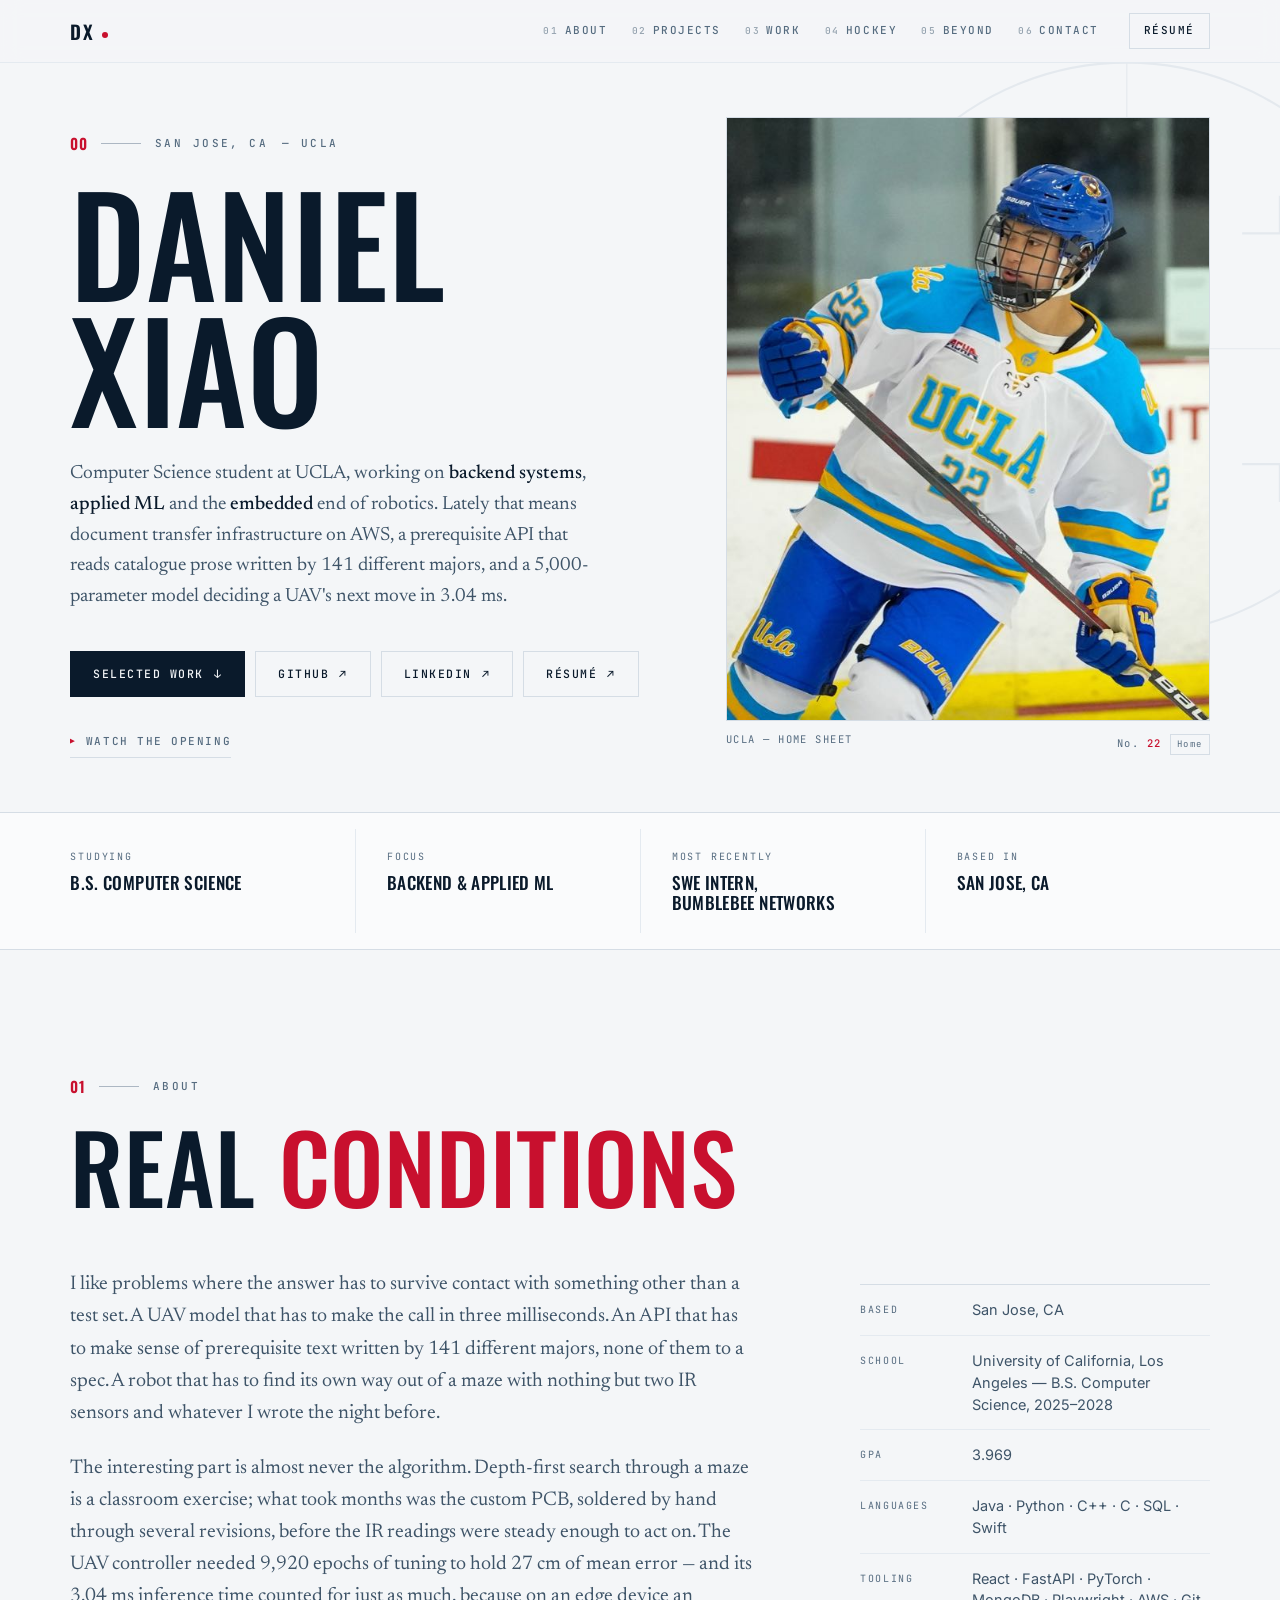
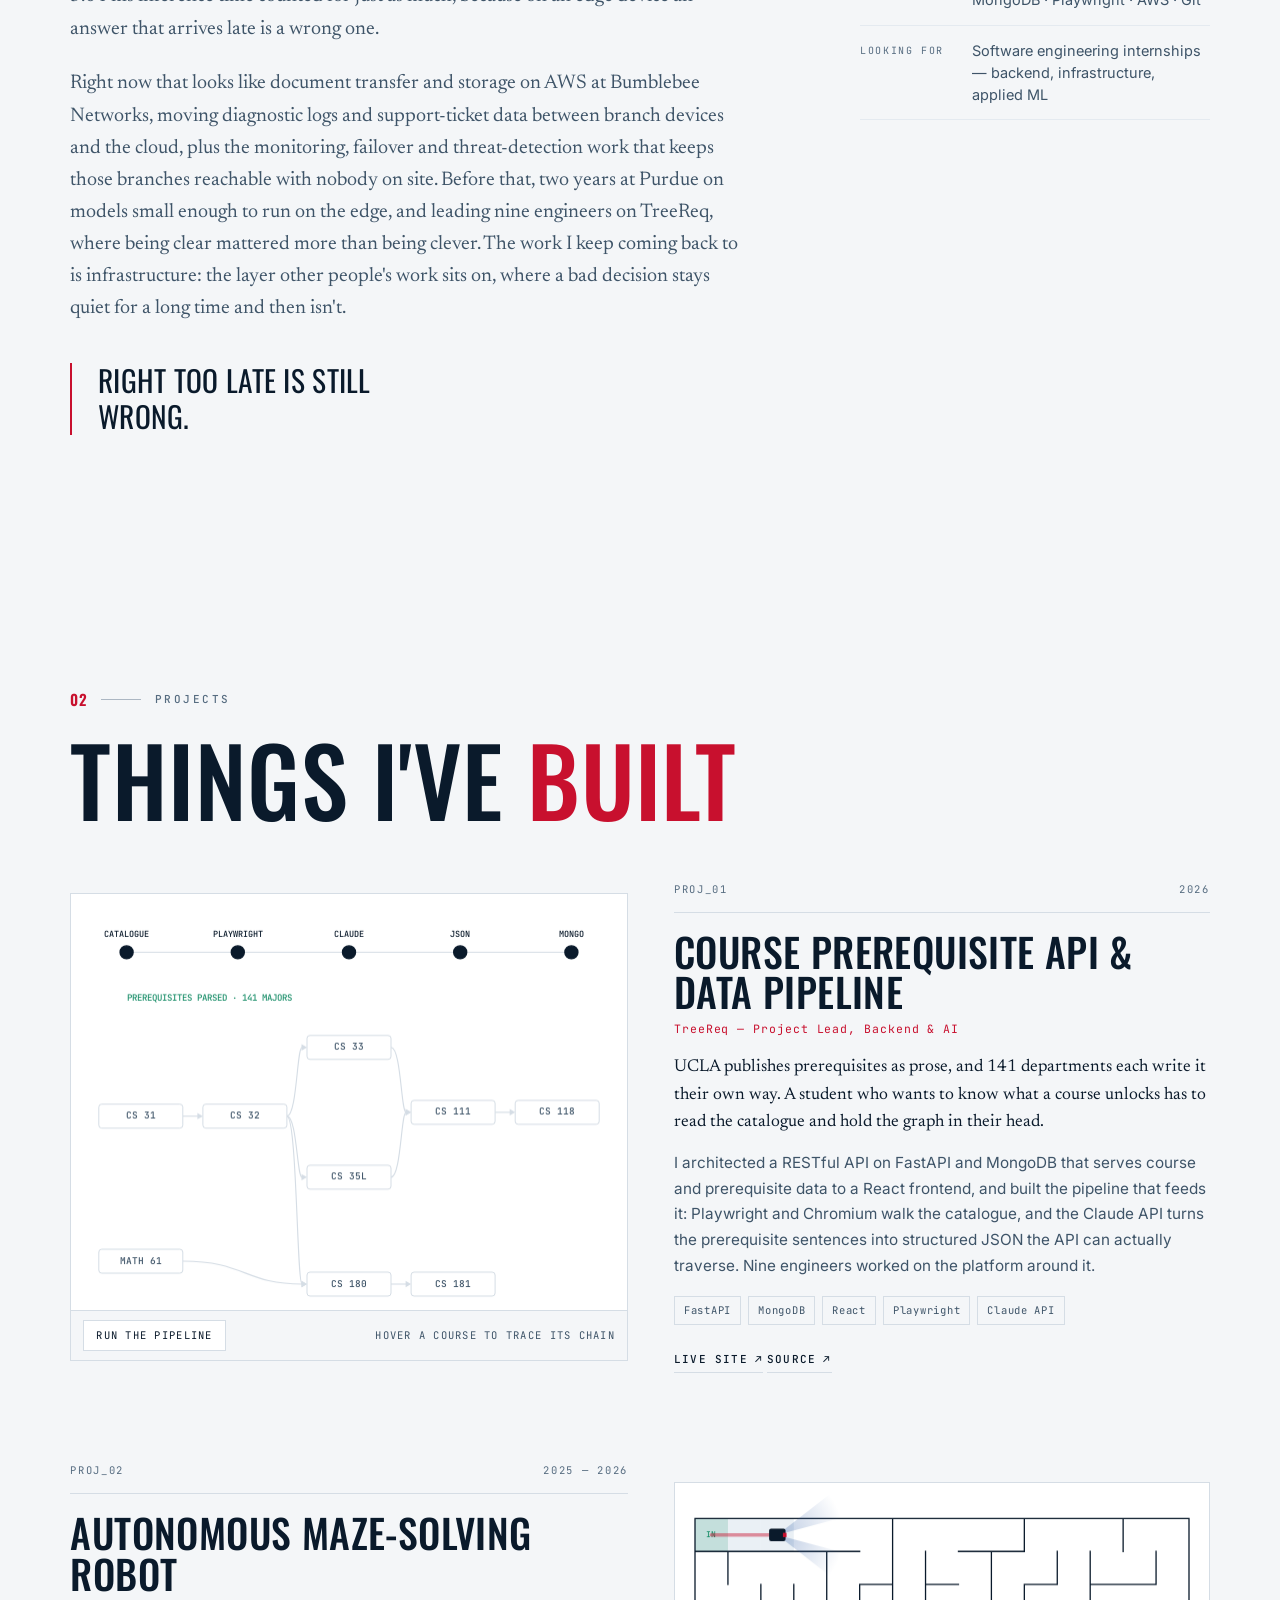
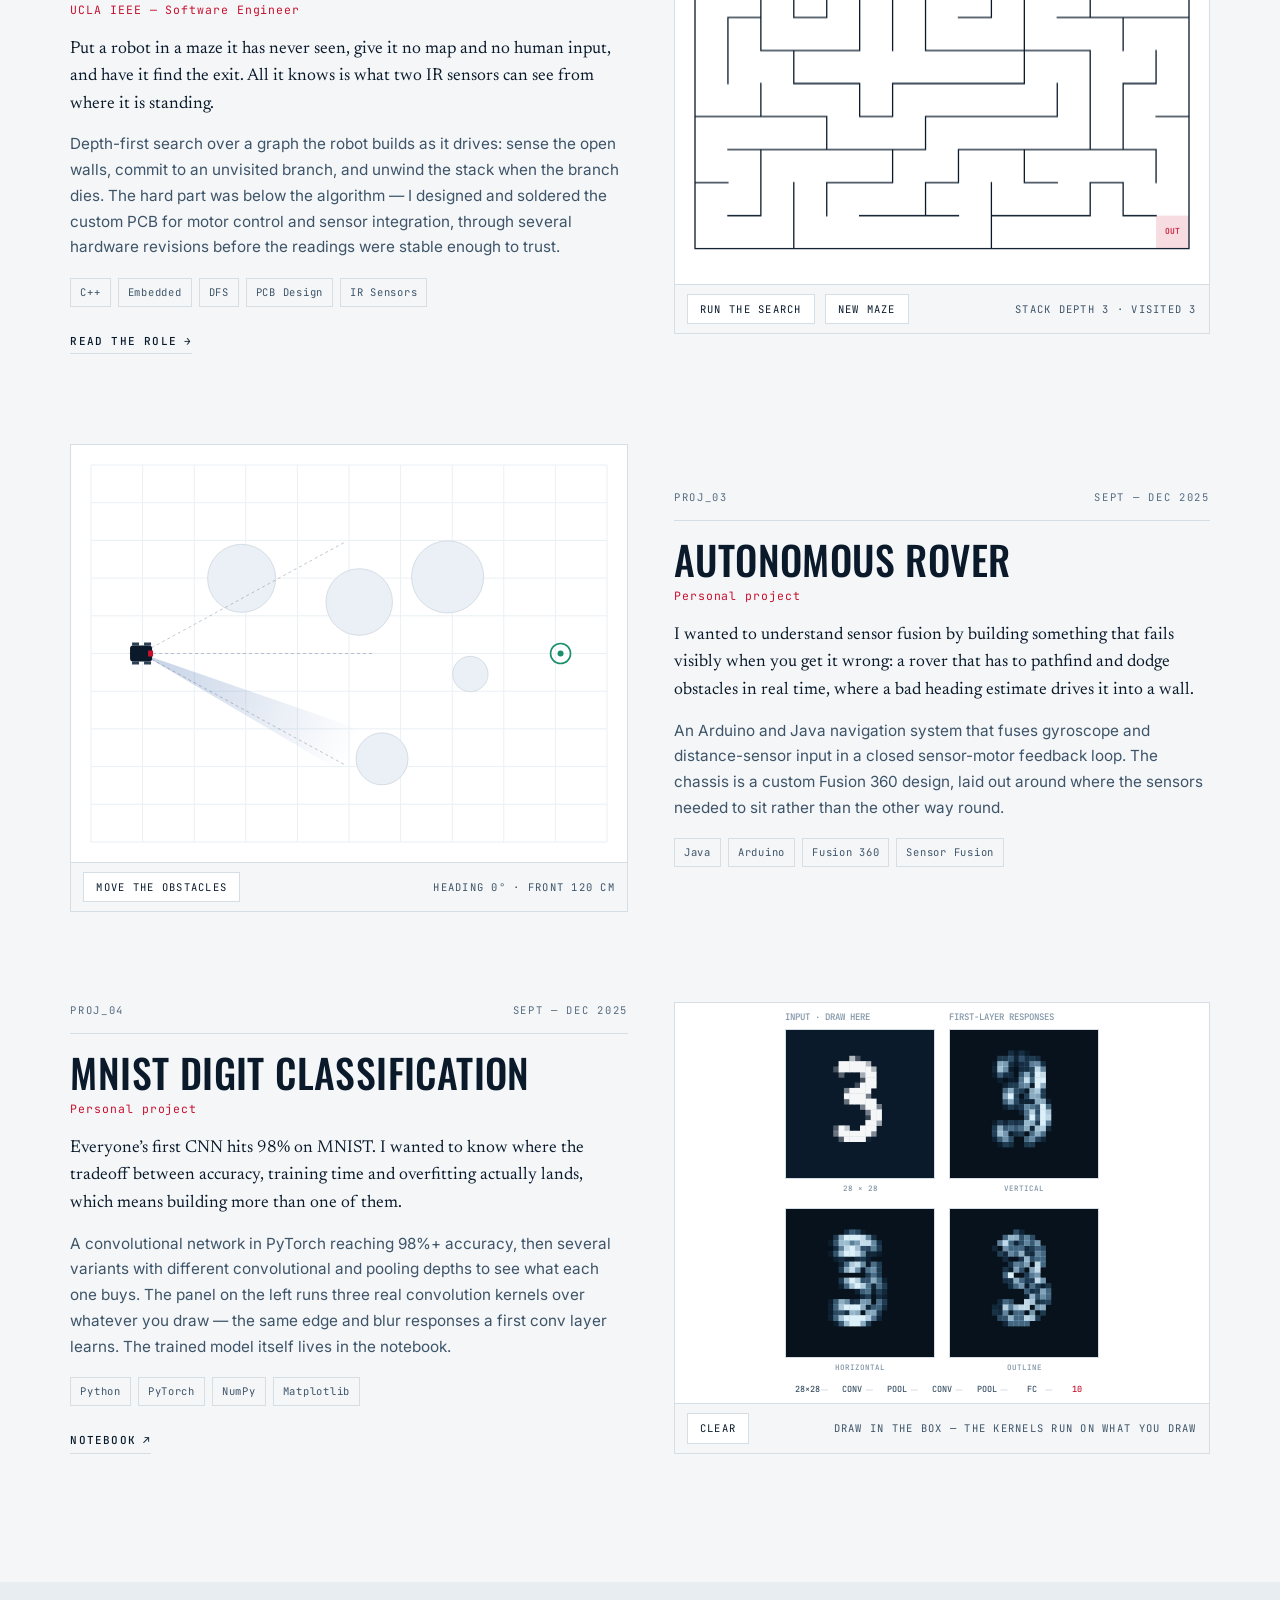
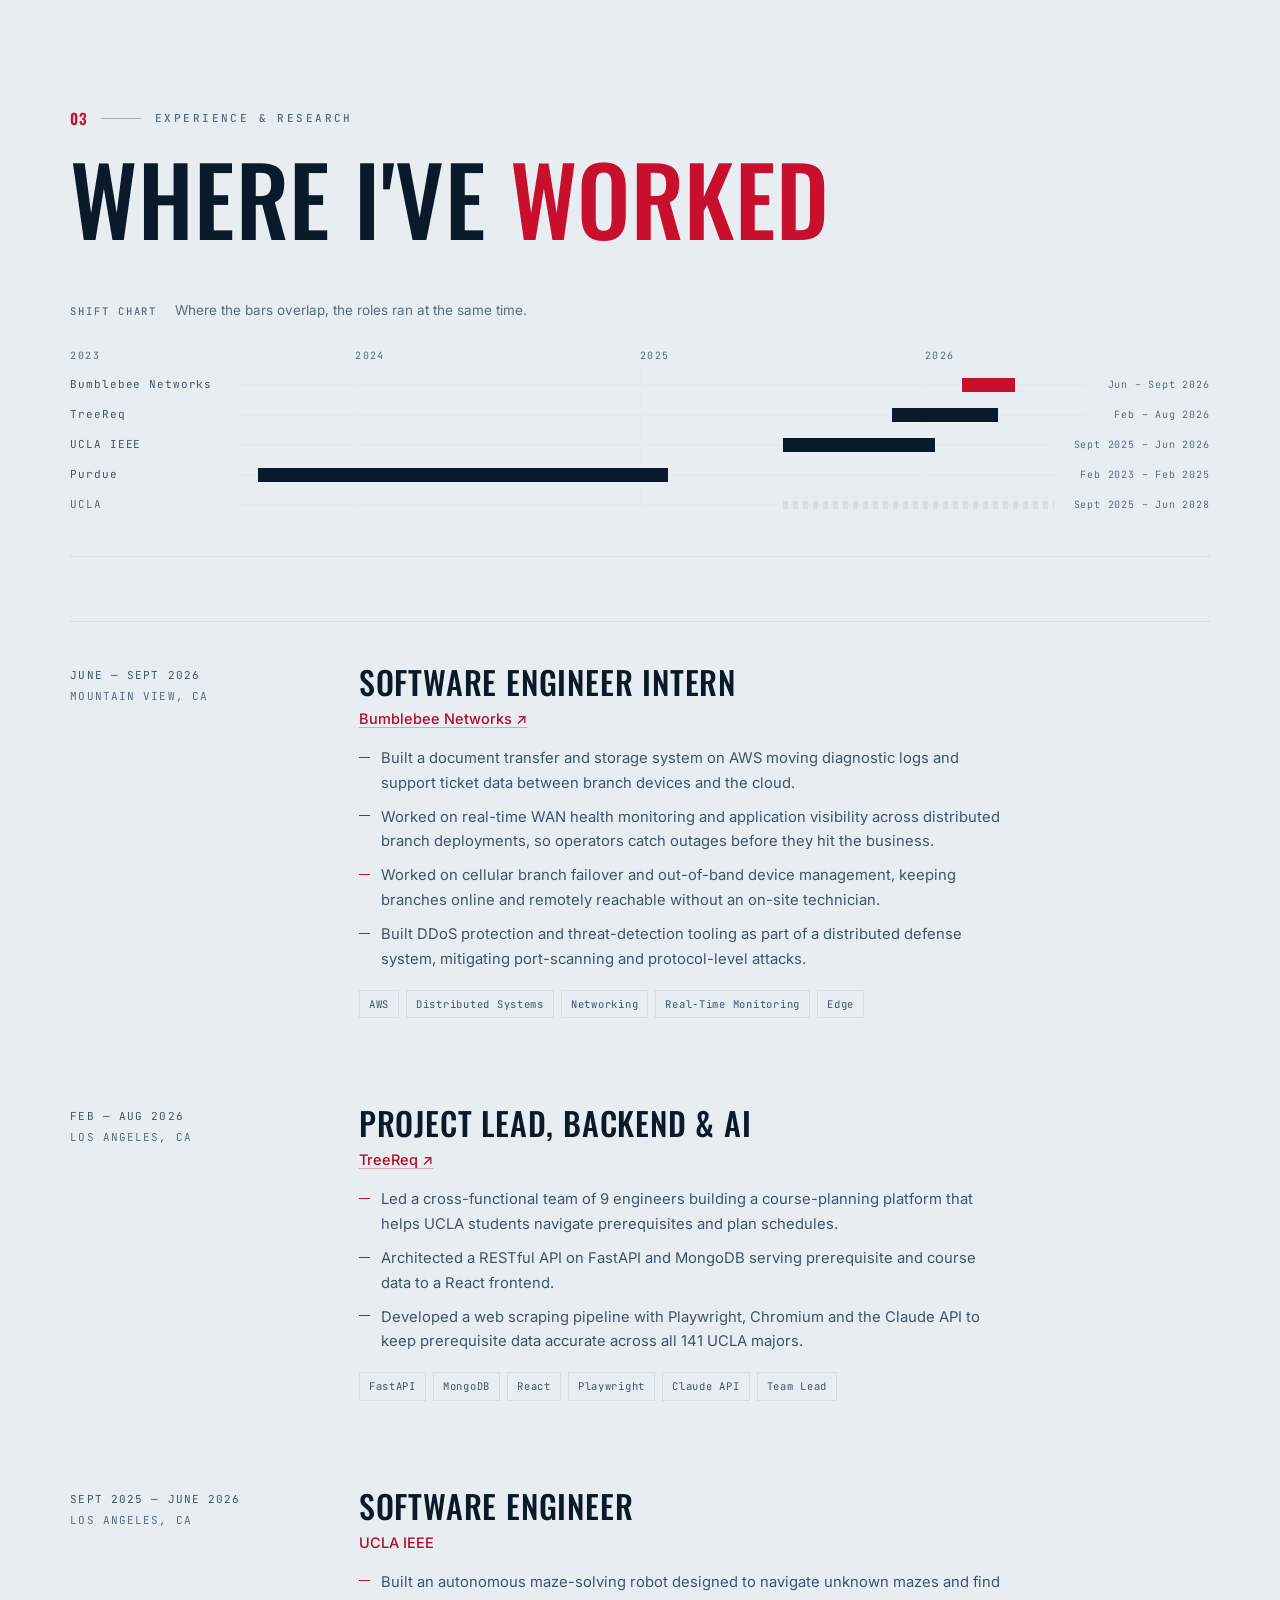
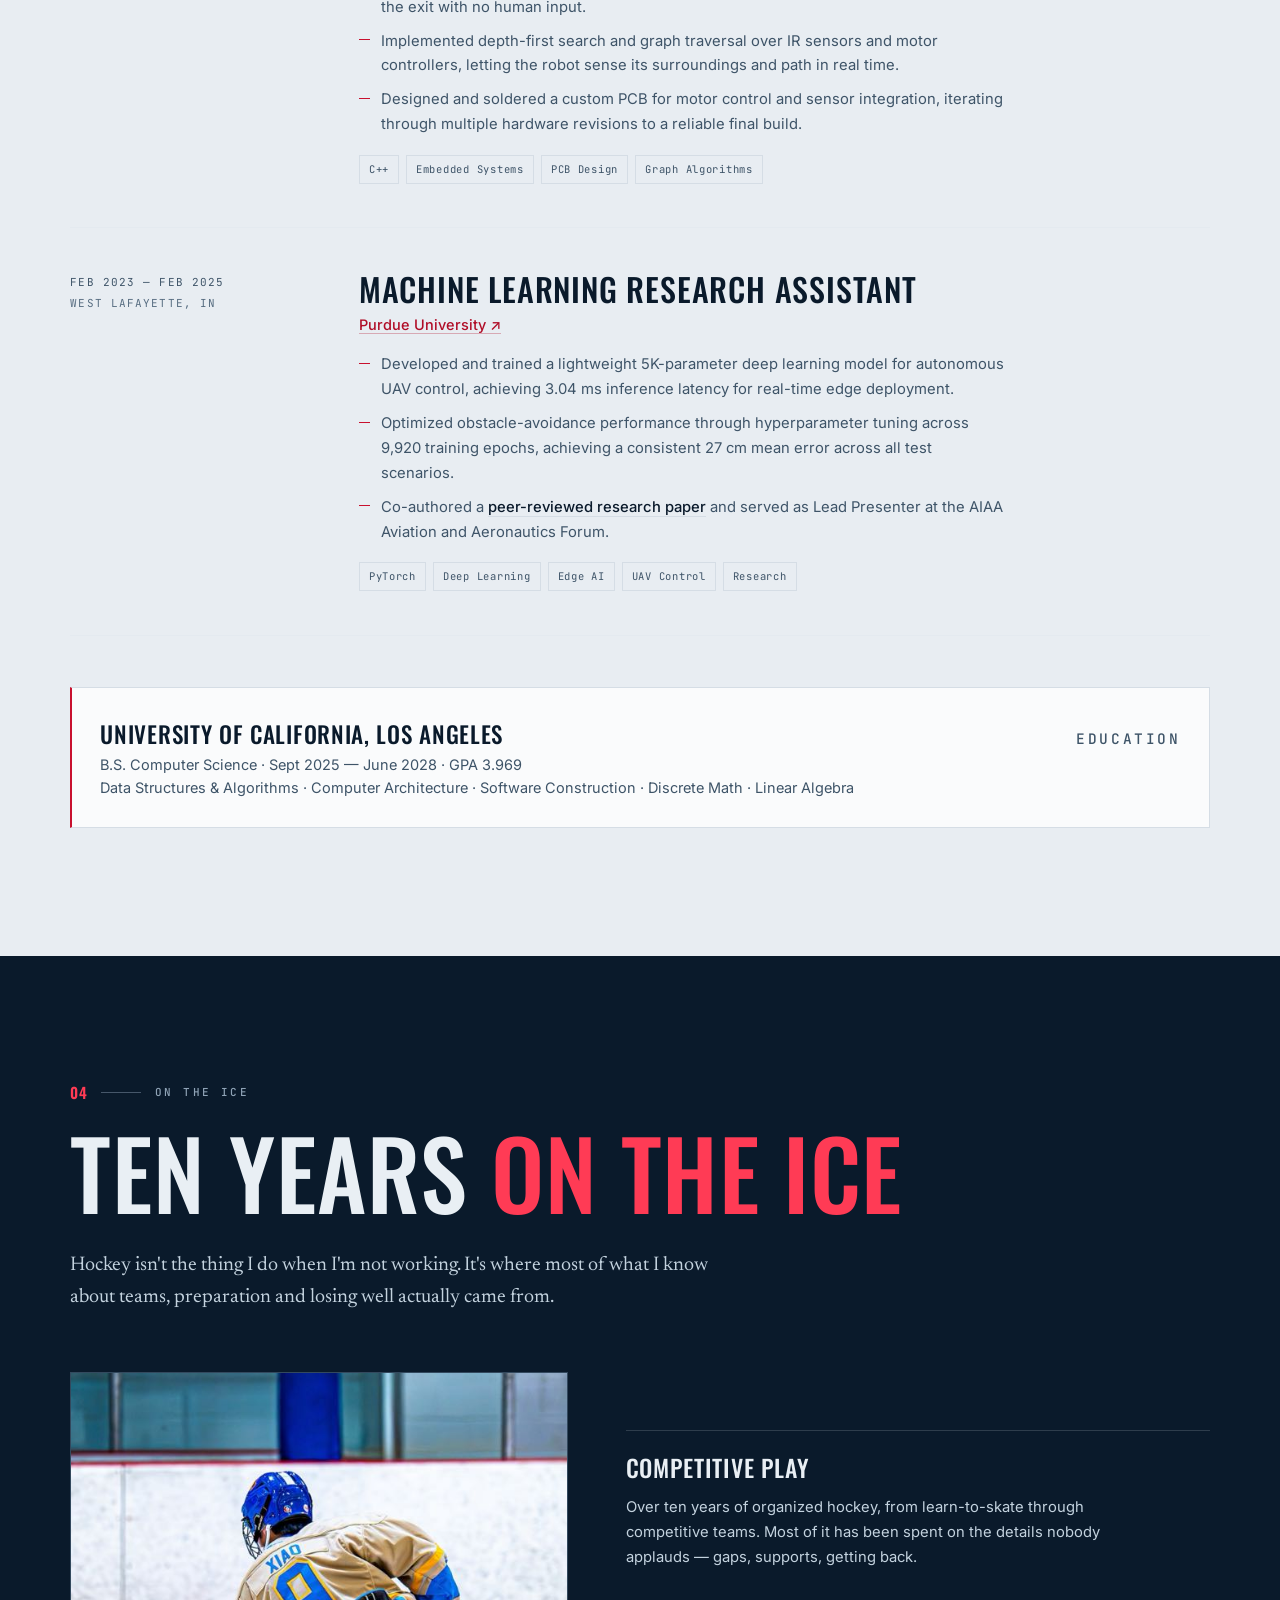
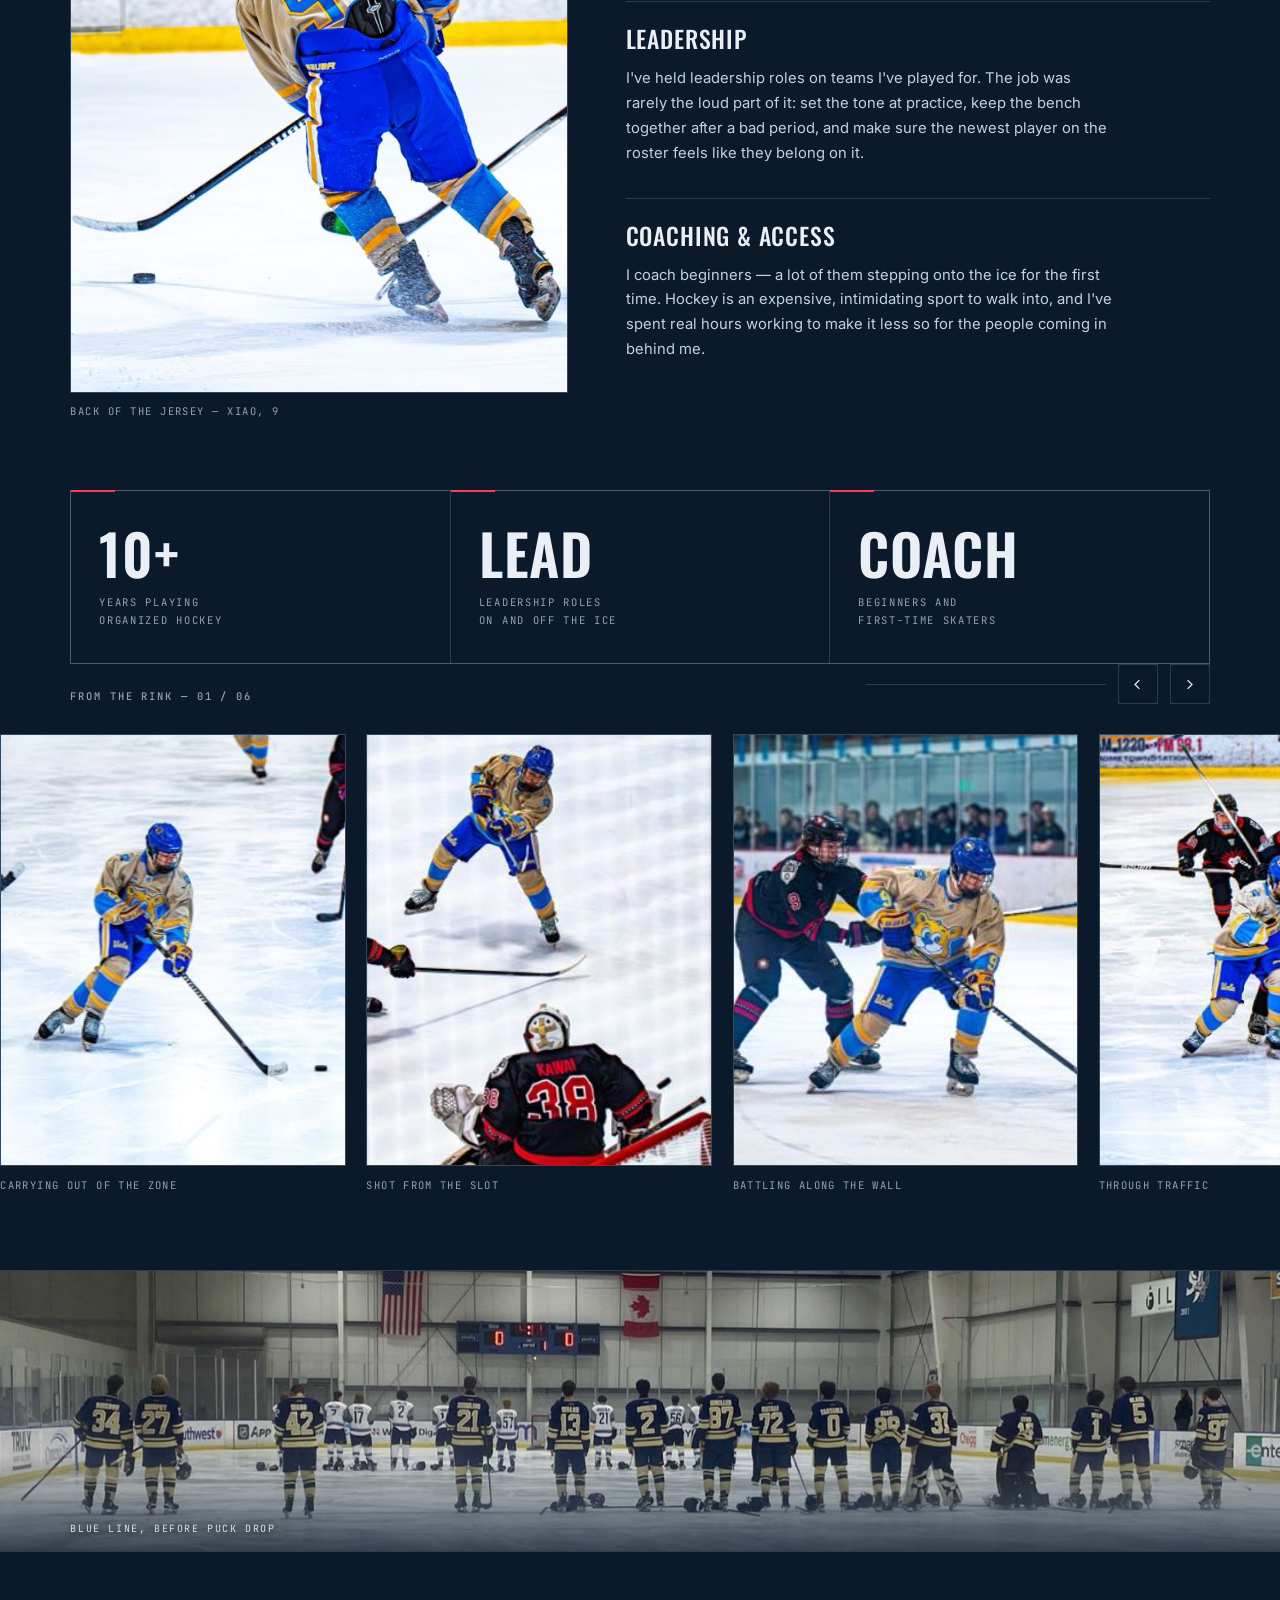
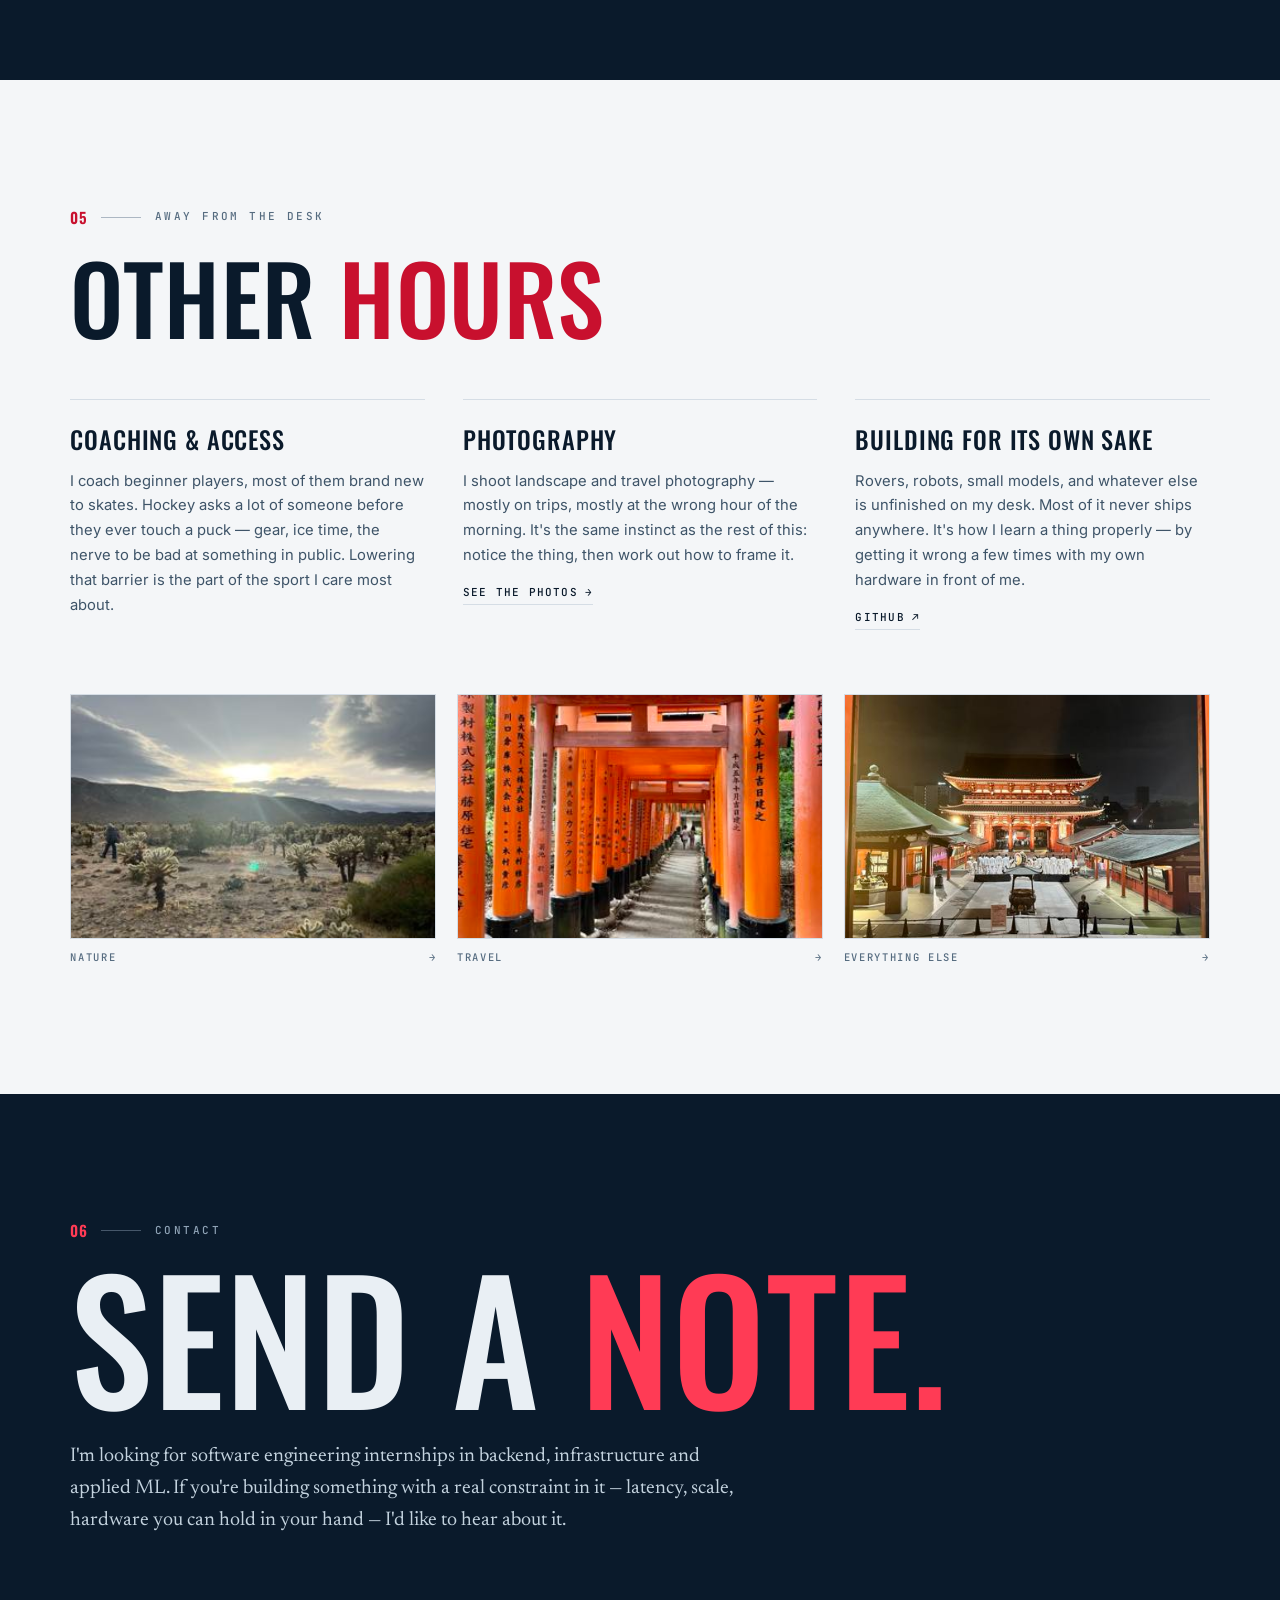
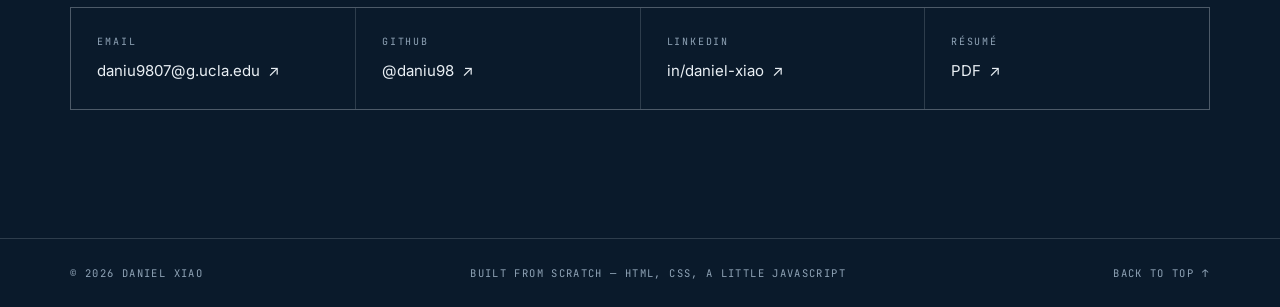
<file: index.html>
<!DOCTYPE html>
<html lang="en">
<head>
<meta charset="utf-8">
<meta name="viewport" content="width=device-width, initial-scale=1">
<title>Daniel Xiao — Software Engineer</title>
<meta name="description" content="Daniel Xiao — Computer Science student at UCLA working on backend systems, applied ML and the embedded end of robotics. AWS infrastructure at Bumblebee Networks, a prerequisite API across 141 UCLA majors, and edge ML research at Purdue.">
<meta name="author" content="Daniel Xiao">
<meta name="theme-color" content="#f4f6f8">

<meta property="og:type" content="website">
<meta property="og:title" content="Daniel Xiao — Software Engineer">
<meta property="og:description" content="Computer Science student at UCLA working on backend systems, applied ML and the embedded end of robotics.">
<meta property="og:image" content="assets/img/opt/profile-1600.jpg">
<meta name="twitter:card" content="summary_large_image">

<link rel="icon" href="favicon.svg" type="image/svg+xml">
<link rel="icon" href="favicon-32.png" sizes="32x32" type="image/png">
<link rel="icon" href="favicon-16.png" sizes="16x16" type="image/png">
<link rel="apple-touch-icon" href="apple-touch-icon.png">

<link rel="preconnect" href="https://fonts.googleapis.com">
<link rel="preconnect" href="https://fonts.gstatic.com" crossorigin>
<link href="https://fonts.googleapis.com/css2?family=Oswald:wght@400;500;600&family=Newsreader:wght@400;500&family=Inter:wght@400;500&family=JetBrains+Mono:wght@400;500&display=swap" rel="stylesheet">
<link rel="stylesheet" href="assets/css/site.css">
<link rel="preload" as="image" href="assets/img/opt/profile-800.jpg" imagesrcset="assets/img/opt/profile-800.jpg 760w, assets/img/opt/profile-1600.jpg 1500w" imagesizes="(max-width: 1040px) 440px, 40vw">
<script>
  var de = document.documentElement;
  de.classList.add('js');
  /* The opening only owns the screen when you actually arrive at the top.
     A deep link (#projects) or a restored scroll position skips it, and so
     does coming back within the same tab — it plays once, not every time. */
  try { de.dataset.kit = localStorage.getItem('kit') === 'away' ? 'away' : 'home'; }
  catch (e) { de.dataset.kit = 'home'; }
  /* The page opens on the hero. The rink sequence is folded away until someone
     asks for it from the link in the hero. */
  de.classList.add('folded');
</script>
</head>
<body>

<a class="skip" href="#main">Skip to content</a>


<header class="site-head">
  <div class="wrap nav">
    <a href="#top" class="monogram" aria-label="Daniel Xiao — back to top">
      <span data-text="initials">DX</span><span class="dot" aria-hidden="true"></span>
    </a>

    <nav class="nav-links" aria-label="Sections">
      <a href="#about"><span class="idx" aria-hidden="true">01</span>About</a>
      <a href="#projects"><span class="idx" aria-hidden="true">02</span>Projects</a>
      <a href="#work"><span class="idx" aria-hidden="true">03</span>Work</a>
      <a href="#hockey"><span class="idx" aria-hidden="true">04</span>Hockey</a>
      <a href="#beyond"><span class="idx" aria-hidden="true">05</span>Beyond</a>
      <a href="#contact"><span class="idx" aria-hidden="true">06</span>Contact</a>
    </nav>
    <a class="nav-cta" data-link="resume" href="assets/doc/Daniel-Xiao-Resume.pdf" target="_blank" rel="noopener">Résumé</a>

    <button class="nav-toggle" type="button" aria-expanded="false" aria-controls="nav-panel">
      <span class="bars" aria-hidden="true"></span>
      <span class="vh">Menu</span>
    </button>

    <div class="progress" aria-hidden="true"></div>
  </div>

  <div class="nav-panel" id="nav-panel" data-open="false" inert>
    <a href="#about"><span class="idx" aria-hidden="true">01</span>About</a>
    <a href="#projects"><span class="idx" aria-hidden="true">02</span>Projects</a>
    <a href="#work"><span class="idx" aria-hidden="true">03</span>Work</a>
    <a href="#hockey"><span class="idx" aria-hidden="true">04</span>Hockey</a>
    <a href="#beyond"><span class="idx" aria-hidden="true">05</span>Beyond</a>
    <a href="#contact"><span class="idx" aria-hidden="true">06</span>Contact</a>
    <a class="btn btn--solid" data-link="resume" href="assets/doc/Daniel-Xiao-Resume.pdf" target="_blank" rel="noopener">
      Résumé <span class="arw" aria-hidden="true">↗</span>
    </a>
  </div>
</header>

<main id="main">
<span id="top"></span>

<!-- ==================== THE OPENING: #rink =====================
     A tall section with a sticky stage. assets/js/faceoff.js maps scroll
     position inside it onto the sequence, then hands over to the hero.
     Without JavaScript the stage collapses and the hero renders plainly. -->
<div id="rink">
<div class="stage">

  <canvas id="ice" aria-hidden="true"></canvas>
  <canvas id="shotfx" aria-hidden="true"></canvas>

  <div class="sb" id="scoreboard" aria-hidden="true">
    <div class="sb-top"><span class="sb-live">&#9679; LIVE</span><span>PERIOD 1</span></div>
    <p class="sb-clock"><span id="sb-clock">16:40</span></p>
    <div class="sb-foot"><span>PASSES <b id="sb-pass">00</b></span><span>XIAO <b id="sb-num">22</b></span></div>
  </div>

  <p class="faceoff-hint" id="faceoff-hint" aria-hidden="true">
    <span class="mouse"><i></i></span>Scroll to drop the puck
  </p>

  <button class="faceoff-skip" id="faceoff-skip" type="button">Skip intro</button>

  <div class="shot-call" id="shot-call" aria-hidden="true">
    <span>Shot</span>
    <em>Puck speed <b id="shot-radar">0</b> km/h</em>
  </div>

<section class="hero" id="hero" aria-labelledby="hero-name">
  <canvas id="spray" aria-hidden="true"></canvas>
  <svg class="faceoff" viewBox="0 0 600 600" fill="none" aria-hidden="true" focusable="false">
    <circle cx="300" cy="300" r="258" stroke="currentColor" stroke-width="2"/>
    <circle cx="300" cy="300" r="15" stroke="currentColor" stroke-width="2"/>
    <path d="M300 42v516M42 300h516" stroke="currentColor" stroke-width="1"/>
    <path d="M196 196h-34v-34M404 196h34v-34M196 404h-34v34M404 404h34v34" stroke="currentColor" stroke-width="2"/>
  </svg>

  <div class="wrap hero-grid">
    <div>
      <p class="eyebrow">
        <span class="num">00</span><span class="bar" aria-hidden="true"></span>
        <span data-text="location">San Jose, CA</span> — UCLA
      </p>

      <h1 class="hero-name" id="hero-name"><span><i>Daniel</i></span> <span><i>Xiao</i></span></h1>

      <p class="hero-lead">
        Computer Science student at UCLA, working on <b>backend systems</b>, <b>applied ML</b>
        and the <b>embedded</b> end of robotics. Lately that means document transfer
        infrastructure on AWS, a prerequisite API that reads catalogue prose written by 141
        different majors, and a 5,000-parameter model deciding a UAV's next move in 3.04 ms.
      </p>

      <div class="hero-actions">
        <a class="btn btn--solid" href="#projects">Selected work <span class="arw" aria-hidden="true">↓</span></a>
        <a class="btn btn--ghost" data-link="github" href="https://github.com/daniu98" target="_blank" rel="noopener">GitHub <span class="arw" aria-hidden="true">↗</span></a>
        <a class="btn btn--ghost" data-link="linkedin" href="https://linkedin.com/in/daniel-xiao-9b56613bb" target="_blank" rel="noopener">LinkedIn <span class="arw" aria-hidden="true">↗</span></a>
        <a class="btn btn--ghost" data-link="resume" href="assets/doc/Daniel-Xiao-Resume.pdf" target="_blank" rel="noopener">Résumé <span class="arw" aria-hidden="true">↗</span></a>
      </div>

      <button type="button" class="play-opening" id="play-opening" hidden>
        <span class="po-icon" aria-hidden="true">▶</span>Watch the opening
      </button>
    </div>

    <figure class="hero-figure" data-img="hero">
      <div class="shot">
        <img src="assets/img/opt/profile-800.jpg"
             srcset="assets/img/opt/profile-800.jpg 760w, assets/img/opt/profile-1600.jpg 1500w"
             sizes="(max-width: 1040px) 440px, 40vw"
             width="1050" height="1312" fetchpriority="high" decoding="async"
             alt="Daniel Xiao in a white UCLA jersey, tracking the play during a game">
      </div>
      <figcaption>
        <span id="kit-sheet">UCLA — Home Sheet</span>
        <button type="button" class="kit-toggle" id="kit-toggle" aria-pressed="false">
          <span class="kit-no">No. <b id="kit-number">22</b></span>
          <span class="kit-side" id="kit-side">Home</span>
        </button>
      </figcaption>
    </figure>
  </div>
</section>

</div>
</div>
<!-- ==================== end of the opening ==================== -->

<!-- credential strip -->
<div class="strip">
  <dl class="wrap strip-inner">
    <div class="strip-item"><dt>Studying</dt><dd>B.S. Computer Science</dd></div>
    <div class="strip-item"><dt>Focus</dt><dd>Backend &amp; Applied ML</dd></div>
    <div class="strip-item"><dt>Most recently</dt><dd>SWE Intern, Bumblebee Networks</dd></div>
    <div class="strip-item"><dt>Based in</dt><dd data-text="location">San Jose, CA</dd></div>
  </dl>
</div>


<!-- ============================ 01 ABOUT ============================ -->
<section class="sec" id="about" aria-labelledby="about-h">
  <div class="wrap">
    <div class="sec-head reveal">
      <p class="eyebrow"><span class="num">01</span><span class="bar" aria-hidden="true"></span>About</p>
      <h2 class="h-sec" id="about-h">Real <em>conditions</em></h2>
    </div>

    <div class="about-grid">
      <div class="about-prose lead reveal">
        <p>
          I like problems where the answer has to survive contact with something other than a
          test set. A UAV model that has to make the call in three milliseconds. An API that has
          to make sense of prerequisite text written by 141 different majors, none of them to a
          spec. A robot that has to find its own way out of a maze with nothing but two IR
          sensors and whatever I wrote the night before.
        </p>
        <p>
          The interesting part is almost never the algorithm. Depth-first search through a maze
          is a classroom exercise; what took months was the custom PCB, soldered by hand through
          several revisions, before the IR readings were steady enough to act on. The UAV
          controller needed 9,920 epochs of tuning to hold 27 cm of mean error — and its 3.04 ms
          inference time counted for just as much, because on an edge device an answer that
          arrives late is a wrong one.
        </p>
        <p>
          Right now that looks like document transfer and storage on AWS at Bumblebee Networks,
          moving diagnostic logs and support-ticket data between branch devices and the cloud,
          plus the monitoring, failover and threat-detection work that keeps those branches
          reachable with nobody on site. Before that, two years at Purdue on models small enough
          to run on the edge, and leading nine engineers on TreeReq, where being clear mattered
          more than being clever. The work I keep coming back to is infrastructure: the layer
          other people's work sits on, where a bad decision stays quiet for a long time and then
          isn't.
        </p>
        <p class="pull">Right too late is still wrong.</p>
      </div>

      <dl class="facts reveal">
        <div><dt>Based</dt><dd data-text="location">San Jose, CA</dd></div>
        <div><dt>School</dt><dd>University of California, Los Angeles — B.S. Computer Science, 2025–2028</dd></div>
        <div><dt>GPA</dt><dd>3.969</dd></div>
        <div><dt>Languages</dt><dd>Java · Python · C++ · C · SQL · Swift</dd></div>
        <div><dt>Tooling</dt><dd>React · FastAPI · PyTorch · MongoDB · Playwright · AWS · Git</dd></div>
        <div><dt>Looking for</dt><dd>Software engineering internships — backend, infrastructure, applied ML</dd></div>
      </dl>
    </div>
  </div>
</section>

<!-- ============================ 02 PROJECTS ============================ -->
<section class="sec" id="projects" aria-labelledby="projects-h">
  <div class="wrap">
    <div class="sec-head reveal">
      <p class="eyebrow"><span class="num">02</span><span class="bar" aria-hidden="true"></span>Projects</p>
      <h2 class="h-sec" id="projects-h">Things I've <em>built</em></h2>
    </div>

    <div class="cases">

      <!-- ---- 01 TreeReq ---- -->
      <article class="case reveal">
        <div class="case-demo">
          <canvas data-demo="treereq" width="800" height="600" role="img"
                  aria-label="Diagram of a course prerequisite graph: courses as nodes, prerequisites as arrows between them."></canvas>
          <div class="demo-bar">
            <button class="demo-btn" type="button" data-demo-act="scrape">Run the pipeline</button>
            <span class="demo-read" data-demo-read>Hover a course to trace its chain</span>
          </div>
        </div>
        <div class="case-body">
          <p class="case-top"><span>Proj_01</span><span>2026</span></p>
          <h3>Course Prerequisite API &amp; Data Pipeline</h3>
          <p class="role">TreeReq — Project Lead, Backend &amp; AI</p>
          <p class="problem">
            UCLA publishes prerequisites as prose, and 141 departments each write it their own
            way. A student who wants to know what a course unlocks has to read the catalogue
            and hold the graph in their head.
          </p>
          <p class="build">
            I architected a RESTful API on FastAPI and MongoDB that serves course and
            prerequisite data to a React frontend, and built the pipeline that feeds it:
            Playwright and Chromium walk the catalogue, and the Claude API turns the
            prerequisite sentences into structured JSON the API can actually traverse.
            Nine engineers worked on the platform around it.
          </p>
          <div class="tags">
            <span class="tag">FastAPI</span><span class="tag">MongoDB</span><span class="tag">React</span>
            <span class="tag">Playwright</span><span class="tag">Claude API</span>
          </div>
          <p class="proj-links">
            <a data-link="treereq" href="https://treereq.com" target="_blank" rel="noopener">Live site <span class="arw" aria-hidden="true">↗</span></a>
            <a data-link="treereqSource" href="https://github.com/daniu98/treereq" target="_blank" rel="noopener">Source <span class="arw" aria-hidden="true">↗</span></a>
          </p>
        </div>
      </article>

      <!-- ---- 02 Maze robot ---- -->
      <article class="case reveal">
        <div class="case-demo">
          <canvas data-demo="maze" width="800" height="600" role="img"
                  aria-label="Animation of a robot solving a maze by depth-first search, backtracking out of dead ends."></canvas>
          <div class="demo-bar">
            <button class="demo-btn" type="button" data-demo-act="run">Run the search</button>
            <button class="demo-btn" type="button" data-demo-act="new">New maze</button>
            <span class="demo-read" data-demo-read>Depth-first · backtracks on dead ends</span>
          </div>
        </div>
        <div class="case-body">
          <p class="case-top"><span>Proj_02</span><span>2025 — 2026</span></p>
          <h3>Autonomous Maze-Solving Robot</h3>
          <p class="role">UCLA IEEE — Software Engineer</p>
          <p class="problem">
            Put a robot in a maze it has never seen, give it no map and no human input, and
            have it find the exit. All it knows is what two IR sensors can see from where it
            is standing.
          </p>
          <p class="build">
            Depth-first search over a graph the robot builds as it drives: sense the open
            walls, commit to an unvisited branch, and unwind the stack when the branch dies.
            The hard part was below the algorithm — I designed and soldered the custom PCB for
            motor control and sensor integration, through several hardware revisions before
            the readings were stable enough to trust.
          </p>
          <div class="tags">
            <span class="tag">C++</span><span class="tag">Embedded</span><span class="tag">DFS</span>
            <span class="tag">PCB Design</span><span class="tag">IR Sensors</span>
          </div>
          <p class="proj-links">
            <a href="#work">Read the role <span class="arw" aria-hidden="true">→</span></a>
          </p>
        </div>
      </article>

      <!-- ---- 03 Rover ---- -->
      <article class="case reveal">
        <div class="case-demo">
          <canvas data-demo="rover" width="800" height="600" role="img"
                  aria-label="Animation of a rover sweeping a distance sensor and steering around obstacles."></canvas>
          <div class="demo-bar">
            <button class="demo-btn" type="button" data-demo-act="obst">Move the obstacles</button>
            <span class="demo-read" data-demo-read>Heading —°</span>
          </div>
        </div>
        <div class="case-body">
          <p class="case-top"><span>Proj_03</span><span>Sept — Dec 2025</span></p>
          <h3>Autonomous Rover</h3>
          <p class="role">Personal project</p>
          <p class="problem">
            I wanted to understand sensor fusion by building something that fails visibly when
            you get it wrong: a rover that has to pathfind and dodge obstacles in real time,
            where a bad heading estimate drives it into a wall.
          </p>
          <p class="build">
            An Arduino and Java navigation system that fuses gyroscope and distance-sensor
            input in a closed sensor-motor feedback loop. The chassis is a custom Fusion 360
            design, laid out around where the sensors needed to sit rather than the other way
            round.
          </p>
          <div class="tags">
            <span class="tag">Java</span><span class="tag">Arduino</span><span class="tag">Fusion 360</span>
            <span class="tag">Sensor Fusion</span>
          </div>
        </div>
      </article>

      <!-- ---- 04 MNIST ---- -->
      <article class="case reveal">
        <div class="case-demo">
          <canvas data-demo="mnist" width="800" height="600"
                  aria-label="Draw a digit; the panel beside it shows real convolution kernels applied to your drawing."></canvas>
          <div class="demo-bar">
            <button class="demo-btn" type="button" data-demo-act="clear">Clear</button>
            <span class="demo-read" data-demo-read>Draw in the box — the kernels run on what you draw</span>
          </div>
        </div>
        <div class="case-body">
          <p class="case-top"><span>Proj_04</span><span>Sept — Dec 2025</span></p>
          <h3>MNIST Digit Classification</h3>
          <p class="role">Personal project</p>
          <p class="problem">
            Everyone&rsquo;s first CNN hits 98% on MNIST. I wanted to know where the tradeoff
            between accuracy, training time and overfitting actually lands, which means
            building more than one of them.
          </p>
          <p class="build">
            A convolutional network in PyTorch reaching 98%+ accuracy, then several variants
            with different convolutional and pooling depths to see what each one buys. The
            panel on the left runs three real convolution kernels over whatever you draw —
            the same edge and blur responses a first conv layer learns. The trained model
            itself lives in the notebook.
          </p>
          <div class="tags">
            <span class="tag">Python</span><span class="tag">PyTorch</span><span class="tag">NumPy</span>
            <span class="tag">Matplotlib</span>
          </div>
          <p class="proj-links">
            <a data-link="mnistNotebook" href="https://colab.research.google.com/drive/1HHswCzuCuXArwtf1NBRv7ikT0AHCt6qm?usp=sharing" target="_blank" rel="noopener">Notebook <span class="arw" aria-hidden="true">↗</span></a>
          </p>
        </div>
      </article>

    </div>
  </div>
</section>

<!-- ============================ 03 WORK ============================ -->
<section class="sec sec--tint" id="work" aria-labelledby="work-h">
  <div class="wrap">
    <div class="sec-head reveal">
      <p class="eyebrow"><span class="num">03</span><span class="bar" aria-hidden="true"></span>Experience &amp; research</p>
      <h2 class="h-sec" id="work-h">Where I've <em>worked</em></h2>
    </div>


    <!-- A shift chart: the view a coach reads after a game to see who was out
         and when. Same dates as the rows below, drawn on one axis so the
         overlaps are visible. Positions are percentages of a Jan 2023 - Dec 2026
         axis: ((year-2023)*12 + month-1) / 48 * 100. -->
    <figure class="shifts reveal">
      <figcaption class="shifts-cap">
        <span class="label">Shift chart</span>
        <span class="shifts-note">Where the bars overlap, the roles ran at the same time.</span>
      </figcaption>

      <div class="shifts-plot">
        <div class="shifts-axis" aria-hidden="true">
          <span style="--s:0">2023</span><span style="--s:25">2024</span>
          <span style="--s:50">2025</span><span style="--s:75">2026</span>
        </div>

        <ul class="shifts-rows">
          <li><span class="shift-name">Bumblebee Networks</span>
            <span class="shift-lane"><span class="shift-bar is-now" data-shift="bumblebee" style="--s:85.4;--w:6.3"></span></span>
            <span class="shift-when">Jun – Sept 2026</span></li>
          <li><span class="shift-name">TreeReq</span>
            <span class="shift-lane"><span class="shift-bar" data-shift="treereq" style="--s:77.1;--w:12.5"></span></span>
            <span class="shift-when">Feb – Aug 2026</span></li>
          <li><span class="shift-name">UCLA IEEE</span>
            <span class="shift-lane"><span class="shift-bar" data-shift="ieee" style="--s:66.7;--w:18.7"></span></span>
            <span class="shift-when">Sept 2025 – Jun 2026</span></li>
          <li><span class="shift-name">Purdue</span>
            <span class="shift-lane"><span class="shift-bar" data-shift="purdue" style="--s:2.1;--w:50"></span></span>
            <span class="shift-when">Feb 2023 – Feb 2025</span></li>
          <li class="shifts-edu"><span class="shift-name">UCLA</span>
            <span class="shift-lane"><span class="shift-bar is-edu" style="--s:66.7;--w:33.3"></span></span>
            <span class="shift-when">Sept 2025 – Jun 2028</span></li>
        </ul>
      </div>
    </figure>

    <div class="cv">

      <article class="cv-row reveal" data-role="bumblebee">
        <p class="cv-when">June — Sept 2026<span class="place">Mountain View, CA</span></p>
        <div>
          <h3 class="cv-role">Software Engineer Intern</h3>
          <p class="cv-org"><a data-link="bumblebee" href="https://www.bumblebeenet.com" target="_blank" rel="noopener">Bumblebee Networks ↗</a></p>
          <ul class="cv-list">
            <li>Built a document transfer and storage system on AWS moving diagnostic logs and support ticket data between branch devices and the cloud.</li>
            <li>Worked on real-time WAN health monitoring and application visibility across distributed branch deployments, so operators catch outages before they hit the business.</li>
            <li>Worked on cellular branch failover and out-of-band device management, keeping branches online and remotely reachable without an on-site technician.</li>
            <li>Built DDoS protection and threat-detection tooling as part of a distributed defense system, mitigating port-scanning and protocol-level attacks.</li>
          </ul>
          <div class="tags">
            <span class="tag">AWS</span><span class="tag">Distributed Systems</span><span class="tag">Networking</span>
            <span class="tag">Real-Time Monitoring</span><span class="tag">Edge</span>
          </div>
        </div>
      </article>

      <article class="cv-row reveal" data-role="treereq">
        <p class="cv-when">Feb — Aug 2026<span class="place">Los Angeles, CA</span></p>
        <div>
          <h3 class="cv-role">Project Lead, Backend &amp; AI</h3>
          <p class="cv-org"><a data-link="treereq" href="https://treereq.com" target="_blank" rel="noopener">TreeReq ↗</a></p>
          <ul class="cv-list">
            <li>Led a cross-functional team of 9 engineers building a course-planning platform that helps UCLA students navigate prerequisites and plan schedules.</li>
            <li>Architected a RESTful API on FastAPI and MongoDB serving prerequisite and course data to a React frontend.</li>
            <li>Developed a web scraping pipeline with Playwright, Chromium and the Claude API to keep prerequisite data accurate across all 141 UCLA majors.</li>
          </ul>
          <div class="tags">
            <span class="tag">FastAPI</span><span class="tag">MongoDB</span><span class="tag">React</span>
            <span class="tag">Playwright</span><span class="tag">Claude API</span><span class="tag">Team Lead</span>
          </div>
        </div>
      </article>

      <article class="cv-row reveal" data-role="ieee">
        <p class="cv-when">Sept 2025 — June 2026<span class="place">Los Angeles, CA</span></p>
        <div>
          <h3 class="cv-role">Software Engineer</h3>
          <p class="cv-org">UCLA IEEE</p>
          <ul class="cv-list">
            <li>Built an autonomous maze-solving robot designed to navigate unknown mazes and find the exit with no human input.</li>
            <li>Implemented depth-first search and graph traversal over IR sensors and motor controllers, letting the robot sense its surroundings and path in real time.</li>
            <li>Designed and soldered a custom PCB for motor control and sensor integration, iterating through multiple hardware revisions to a reliable final build.</li>
          </ul>
          <div class="tags">
            <span class="tag">C++</span><span class="tag">Embedded Systems</span><span class="tag">PCB Design</span>
            <span class="tag">Graph Algorithms</span>
          </div>
        </div>
      </article>

      <article class="cv-row reveal" data-role="purdue">
        <p class="cv-when">Feb 2023 — Feb 2025<span class="place">West Lafayette, IN</span></p>
        <div>
          <h3 class="cv-role">Machine Learning Research Assistant</h3>
          <p class="cv-org"><a data-link="purdue" href="https://www.purdue.edu" target="_blank" rel="noopener">Purdue University ↗</a></p>
          <ul class="cv-list">
            <li>Developed and trained a lightweight 5K-parameter deep learning model for autonomous UAV control, achieving 3.04 ms inference latency for real-time edge deployment.</li>
            <li>Optimized obstacle-avoidance performance through hyperparameter tuning across 9,920 training epochs, achieving a consistent 27 cm mean error across all test scenarios.</li>
            <li>Co-authored a <a data-link="aiaaPaper" href="https://arc.aiaa.org/doi/10.2514/6.2024-4123" target="_blank" rel="noopener">peer-reviewed research paper</a> and served as Lead Presenter at the AIAA Aviation and Aeronautics Forum.</li>
          </ul>
          <div class="tags">
            <span class="tag">PyTorch</span><span class="tag">Deep Learning</span><span class="tag">Edge AI</span>
            <span class="tag">UAV Control</span><span class="tag">Research</span>
          </div>
        </div>
      </article>

    </div>

    <div class="edu reveal">
      <div>
        <h3>University of California, Los Angeles</h3>
        <p>B.S. Computer Science · Sept 2025 — June 2028 · GPA 3.969</p>
        <p>Data Structures &amp; Algorithms · Computer Architecture · Software Construction · Discrete Math · Linear Algebra</p>
      </div>
      <p class="label">Education</p>
    </div>
  </div>
</section>

<!-- ============================ 04 HOCKEY ============================ -->
<section class="sec sec--dark" id="hockey" aria-labelledby="hockey-h">
  <div class="wrap">
    <div class="sec-head reveal">
      <p class="eyebrow"><span class="num">04</span><span class="bar" aria-hidden="true"></span>On the ice</p>
      <h2 class="h-sec" id="hockey-h">Ten years <em>on the ice</em></h2>
      <p class="lead">
        Hockey isn't the thing I do when I'm not working. It's where most of what I know about
        teams, preparation and losing well actually came from.
      </p>
    </div>

    <div class="ice-grid">
      <figure class="ice-figure reveal" data-img="jersey">
        <div class="shot">
          <img src="assets/img/opt/DSC09816-800.jpg"
               srcset="assets/img/opt/DSC09816-800.jpg 760w, assets/img/opt/DSC09816-1600.jpg 1500w"
               sizes="(max-width: 1040px) 90vw, 42vw"
               width="1440" height="1800" loading="lazy" decoding="async"
               alt="Daniel Xiao skating away from the camera, XIAO and the number 9 across the back of his jersey">
        </div>
        <figcaption>Back of the jersey — Xiao, 9</figcaption>
        <p class="kit-note" id="kit-note" hidden></p>
      </figure>

      <div class="ice-notes">
        <div class="ice-note reveal">
          <h3>Competitive play</h3>
          <p>
            Over ten years of organized hockey, from learn-to-skate through competitive teams. Most
            of it has been spent on the details nobody applauds — gaps, supports, getting back.
          </p>
        </div>
        <div class="ice-note reveal">
          <h3>Leadership</h3>
          <p>
            I've held leadership roles on teams I've played for. The job was rarely the loud part of
            it: set the tone at practice, keep the bench together after a bad period, and make sure
            the newest player on the roster feels like they belong on it.
          </p>
        </div>
        <div class="ice-note reveal">
          <h3>Coaching &amp; access</h3>
          <p>
            I coach beginners — a lot of them stepping onto the ice for the first time. Hockey is an
            expensive, intimidating sport to walk into, and I've spent real hours working to make it
            less so for the people coming in behind me.
          </p>
        </div>
      </div>
    </div>

    <div class="board reveal">
      <div class="board-cell">
        <p class="n" data-count="10+">10+</p>
        <p class="l">Years playing<br>organized hockey</p>
      </div>
      <div class="board-cell">
        <p class="n">Lead</p>
        <p class="l">Leadership roles<br>on and off the ice</p>
      </div>
      <div class="board-cell">
        <p class="n">Coach</p>
        <p class="l">Beginners and<br>first-time skaters</p>
      </div>
    </div>

  </div><!-- /wrap -->

  <!-- The gallery pans sideways as you scroll down. Below 860px the CSS
       leaves it as an ordinary swipe rail. -->
  <div class="pinned">
    <div class="pin-stage">
      <div class="pin-head">
        <p class="label">From the rink — <span data-pin-idx>01</span> / 06</p>
        <div class="rail-ctrls">
          <div class="pin-bar" aria-hidden="true"><i></i></div>
          <button class="rail-btn" type="button" data-rail="prev" aria-label="Previous photographs">
            <svg width="15" height="15" viewBox="0 0 24 24" fill="none" stroke="currentColor" stroke-width="2" aria-hidden="true"><path d="M15 5l-7 7 7 7"/></svg>
          </button>
          <button class="rail-btn" type="button" data-rail="next" aria-label="More photographs">
            <svg width="15" height="15" viewBox="0 0 24 24" fill="none" stroke="currentColor" stroke-width="2" aria-hidden="true"><path d="M9 5l7 7-7 7"/></svg>
          </button>
        </div>
      </div>

      <div class="pin-track" id="rail" tabindex="0" role="group" aria-label="Hockey photographs — scroll horizontally">
      <figure>
        <div class="shot"><img src="assets/img/opt/DSC09877-800.jpg" srcset="assets/img/opt/DSC09877-420.jpg 420w, assets/img/opt/DSC09877-800.jpg 760w, assets/img/opt/DSC09877-1600.jpg 1500w" sizes="(max-width: 560px) 74vw, 330px" width="1439" height="1800" loading="lazy" decoding="async" alt="Carrying the puck up ice in a blue and gold jersey"></div>
        <figcaption>Carrying out of the zone</figcaption>
      </figure>
      <figure>
        <div class="shot"><img src="assets/img/opt/DSC09570-800.jpg" srcset="assets/img/opt/DSC09570-420.jpg 420w, assets/img/opt/DSC09570-800.jpg 760w, assets/img/opt/DSC09570-1600.jpg 1500w" sizes="(max-width: 560px) 74vw, 330px" width="1285" height="1800" loading="lazy" decoding="async" alt="Winding up for a shot on a goaltender"></div>
        <figcaption>Shot from the slot</figcaption>
      </figure>
      <figure>
        <div class="shot"><img src="assets/img/opt/DSC00025-800.jpg" srcset="assets/img/opt/DSC00025-420.jpg 420w, assets/img/opt/DSC00025-800.jpg 760w, assets/img/opt/DSC00025-1600.jpg 1500w" sizes="(max-width: 560px) 74vw, 330px" width="1800" height="1440" loading="lazy" decoding="async" alt="Protecting the puck along the boards against a checking defender"></div>
        <figcaption>Battling along the wall</figcaption>
      </figure>
      <figure>
        <div class="shot"><img src="assets/img/opt/DSC09862-800.jpg" srcset="assets/img/opt/DSC09862-420.jpg 420w, assets/img/opt/DSC09862-800.jpg 760w, assets/img/opt/DSC09862-1600.jpg 1500w" sizes="(max-width: 560px) 74vw, 330px" width="1440" height="1800" loading="lazy" decoding="async" alt="Driving through two defenders with the puck"></div>
        <figcaption>Through traffic</figcaption>
      </figure>
      <figure>
        <div class="shot"><img src="assets/img/opt/IMG_5037-800.jpg" srcset="assets/img/opt/IMG_5037-420.jpg 420w, assets/img/opt/IMG_5037-800.jpg 760w, assets/img/opt/IMG_5037-1600.jpg 1500w" sizes="(max-width: 560px) 74vw, 330px" width="1800" height="1350" loading="lazy" decoding="async" alt="The team gathered on the ice with a trophy after a game"></div>
        <figcaption>Team photo, centre ice</figcaption>
      </figure>
      <figure>
        <div class="shot"><img src="assets/img/opt/IMG_6061-800.jpg" srcset="assets/img/opt/IMG_6061-420.jpg 420w, assets/img/opt/IMG_6061-800.jpg 760w, assets/img/opt/IMG_6061-1600.jpg 1500w" sizes="(max-width: 560px) 74vw, 330px" width="1800" height="1200" loading="lazy" decoding="async" alt="Alone on the ice in a blue UCLA jersey, looking back over the shoulder"></div>
        <figcaption>Empty sheet, warmups</figcaption>
      </figure>
    </div>

      </div>
    </div>
  </div>

  <div class="wrap">
    <figure class="band-photo reveal" data-img="blueline" data-plx="7">
      <img src="assets/img/opt/IMG_0213-800.jpg"
           srcset="assets/img/opt/IMG_0213-800.jpg 760w, assets/img/opt/IMG_0213-1600.jpg 1500w"
           sizes="100vw" width="1800" height="528" loading="lazy" decoding="async"
           alt="A team lined up along the blue line for the national anthem">
      <figcaption>Blue line, before puck drop</figcaption>
    </figure>
  </div>
</section>

<!-- ============================ 05 BEYOND ============================ -->
<section class="sec" id="beyond" aria-labelledby="beyond-h">
  <div class="wrap">
    <div class="sec-head reveal">
      <p class="eyebrow"><span class="num">05</span><span class="bar" aria-hidden="true"></span>Away from the desk</p>
      <h2 class="h-sec" id="beyond-h">Other <em>hours</em></h2>
    </div>

    <div class="beyond-grid">
      <div class="beyond-col reveal">
        <h3>Coaching &amp; access</h3>
        <p>
          I coach beginner players, most of them brand new to skates. Hockey asks a lot of someone
          before they ever touch a puck — gear, ice time, the nerve to be bad at something in
          public. Lowering that barrier is the part of the sport I care most about.
        </p>
      </div>

      <div class="beyond-col reveal">
        <h3>Photography</h3>
        <p>
          I shoot landscape and travel photography — mostly on trips, mostly at the wrong hour of
          the morning. It's the same instinct as the rest of this: notice the thing, then work out
          how to frame it.
        </p>
        <a class="more" data-link="photography" href="creative.html">
          See the photos <span class="arw" aria-hidden="true">→</span>
        </a>
      </div>

      <div class="beyond-col reveal">
        <h3>Building for its own sake</h3>
        <p>
          Rovers, robots, small models, and whatever else is unfinished on my desk. Most of it never
          ships anywhere. It's how I learn a thing properly — by getting it wrong a few times with
          my own hardware in front of me.
        </p>
        <a class="more" data-link="github" href="https://github.com/daniu98" target="_blank" rel="noopener">
          GitHub <span class="arw" aria-hidden="true">↗</span>
        </a>
      </div>
    </div>

    <div class="photo-row reveal">
      <a class="photo-tile" href="nature.html">
        <span class="shot">
          <img src="assets/img/opt/photo-desert-800.jpg"
               srcset="assets/img/opt/photo-desert-420.jpg 440w, assets/img/opt/photo-desert-800.jpg 620w, assets/img/opt/photo-desert-1600.jpg 1200w"
               sizes="(max-width: 860px) 90vw, 30vw" width="1200" height="1600"
               loading="lazy" decoding="async"
               alt="Sunrise over a desert valley of cholla cactus">
        </span>
        <span class="photo-cap"><span>Nature</span><span class="arw" aria-hidden="true">→</span></span>
      </a>
      <a class="photo-tile" href="travel.html">
        <span class="shot">
          <img src="assets/img/opt/photo-torii-800.jpg"
               srcset="assets/img/opt/photo-torii-420.jpg 440w, assets/img/opt/photo-torii-800.jpg 620w, assets/img/opt/photo-torii-1600.jpg 1200w"
               sizes="(max-width: 860px) 90vw, 30vw" width="1200" height="1600"
               loading="lazy" decoding="async"
               alt="A path running through a tunnel of vermilion torii gates">
        </span>
        <span class="photo-cap"><span>Travel</span><span class="arw" aria-hidden="true">→</span></span>
      </a>
      <a class="photo-tile" data-link="photography" href="creative.html">
        <span class="shot">
          <img src="assets/img/opt/photo-sensoji-800.jpg"
               srcset="assets/img/opt/photo-sensoji-420.jpg 440w, assets/img/opt/photo-sensoji-800.jpg 620w, assets/img/opt/photo-sensoji-1600.jpg 1200w"
               sizes="(max-width: 860px) 90vw, 30vw" width="1200" height="1600"
               loading="lazy" decoding="async"
               alt="A lantern-lit temple gate photographed at night">
        </span>
        <span class="photo-cap"><span>Everything else</span><span class="arw" aria-hidden="true">→</span></span>
      </a>
    </div>
  </div>
</section>

<!-- ============================ 06 CONTACT ============================ -->
<section class="sec sec--dark" id="contact" aria-labelledby="contact-h">
  <div class="wrap">
    <p class="eyebrow reveal"><span class="num">06</span><span class="bar" aria-hidden="true"></span>Contact</p>
    <h2 class="contact-cta reveal" id="contact-h">
      <a data-link="email" href="mailto:daniu9807@g.ucla.edu">Send a <em>note.</em></a>
    </h2>
    <p class="lead reveal" style="margin-top:clamp(22px,2.6vw,34px)">
      I'm looking for software engineering internships in backend, infrastructure and applied ML.
      If you're building something with a real constraint in it — latency, scale, hardware you can
      hold in your hand — I'd like to hear about it.
    </p>

    <div class="contact-meta reveal">
      <a data-link="email" href="mailto:daniu9807@g.ucla.edu">
        <p class="k">Email</p>
        <p class="v"><span data-text="email">daniu9807@g.ucla.edu</span> <span class="arw" aria-hidden="true">↗</span></p>
      </a>
      <a data-link="github" href="https://github.com/daniu98" target="_blank" rel="noopener">
        <p class="k">GitHub</p>
        <p class="v">@daniu98 <span class="arw" aria-hidden="true">↗</span></p>
      </a>
      <a data-link="linkedin" href="https://linkedin.com/in/daniel-xiao-9b56613bb" target="_blank" rel="noopener">
        <p class="k">LinkedIn</p>
        <p class="v">in/daniel-xiao <span class="arw" aria-hidden="true">↗</span></p>
      </a>
      <a data-link="resume" href="assets/doc/Daniel-Xiao-Resume.pdf" target="_blank" rel="noopener">
        <p class="k">Résumé</p>
        <p class="v">PDF <span class="arw" aria-hidden="true">↗</span></p>
      </a>
    </div>
  </div>
</section>

</main>

<footer class="site-foot">
  <div class="wrap foot-bar">
    <p>© <span id="year">2026</span> <span data-text="name">Daniel Xiao</span></p>
    <p>Built from scratch — HTML, CSS, a little JavaScript</p>
    <a class="to-top" href="#top">Back to top <span class="arw" aria-hidden="true">↑</span></a>
  </div>
</footer>

<script src="assets/js/site-config.js"></script>
<script src="assets/js/site.js"></script>
<script src="assets/js/faceoff.js"></script>
<script src="assets/js/demos.js"></script>
</body>
</html>
</file>
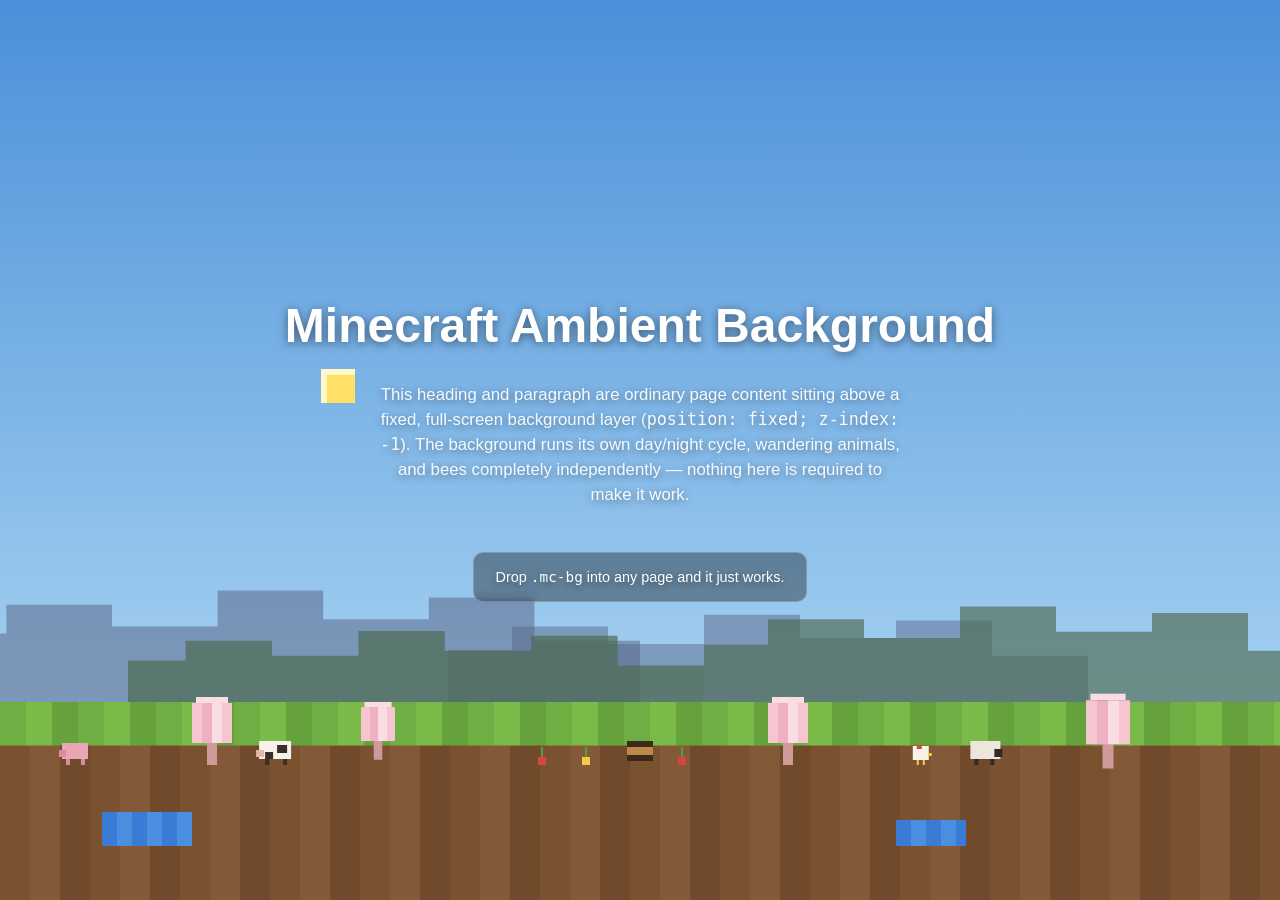
<file: minecraft-background.html>
<!DOCTYPE html>
<html lang="en">
<head>
<meta charset="UTF-8">
<meta name="viewport" content="width=device-width, initial-scale=1.0">
<title>Minecraft Ambient Background</title>
<style>
  /* ============================================================
     TWEAKABLE COLORS
     Everything voxel-shaded uses flat solid colors (no smooth
     gradients on the blocks themselves) to keep the blocky look.
     The sky is the one place a gradient is used on purpose, since
     even Minecraft's own sky is a soft blend from horizon to zenith.
     ============================================================ */
  :root {
    /* grass / dirt terrain */
    --grass-1: #6fae42;
    --grass-2: #79ba49;
    --grass-3: #66a23c;
    --dirt-1:  #7a5230;
    --dirt-2:  #835938;
    --dirt-3:  #71492b;

    /* distant hills (parallax layers, back to front) */
    --hill-far:  #5b6b8c;
    --hill-mid:  #4d6b52;
    --hill-near: #3f5a42;

    /* tree — cherry blossom (pale pinkish-grey wood, pink blossom canopy) */
    --trunk-color: #cf9a9a;
    --leaf-1: #f6c6d0;
    --leaf-2: #fadde3;
    --leaf-3: #eeb0c2;

    /* falling petals */
    --petal-color: #f8cdd8;

    /* water */
    --water-1: #3a7bd5;
    --water-2: #4a8fe0;

    /* misc block accents */
    --flower-red: #d9453d;
    --flower-yellow: #f2c94c;
    --stem-green: #4aa34a;
    --hive-color: #b98a4b;
    --hive-stripe: #3a2a1a;
  }

  * { box-sizing: border-box; }
  html, body { margin: 0; padding: 0; }
  body {
    font-family: -apple-system, BlinkMacSystemFont, "Segoe UI", sans-serif;
    min-height: 100vh;
    overflow-x: hidden;
  }

  /* ============================================================
     BACKGROUND LAYER
     Fixed + full-bleed + z-index:-1 so page content just sits on
     top of it without any extra wiring. Nothing in here captures
     clicks (pointer-events: none throughout).
     ============================================================ */
  .mc-bg {
    position: fixed;
    inset: 0;
    z-index: -1;
    overflow: hidden;
    pointer-events: none;
  }

  /* -------- sky -------- */
  .mc-sky {
    position: absolute;
    inset: 0;
    /* colors are set on the fly by JS via these two custom properties */
    background: linear-gradient(to bottom, var(--sky-top, #4a90d9), var(--sky-bottom, #bfe3f7));
    transition: background 0.3s linear; /* smooths the periodic JS color updates */
  }

  /* -------- stars -------- */
  .mc-stars {
    position: absolute;
    inset: 0;
    opacity: var(--night-factor, 0); /* 0 = invisible by day, 1 = fully out at night */
    transition: opacity 1.5s linear;
  }
  .mc-star {
    position: absolute;
    width: 2px;
    height: 2px;
    background: #fff;
    animation: mc-twinkle 3s ease-in-out infinite;
  }
  @keyframes mc-twinkle {
    0%, 100% { opacity: 0.25; }
    50% { opacity: 1; }
  }

  /* -------- falling cherry blossom petals --------
     Pure-CSS drift: each petal gets its own randomized left position,
     fall duration, and negative delay (via JS, see buildPetals) so
     they don't all fall in sync. Fades out during full night since
     it's a daytime cherry-grove detail. */
  .mc-petals {
    position: absolute;
    inset: 0;
    opacity: var(--petal-factor, 1);
    transition: opacity 1.5s linear;
  }
  .mc-petal {
    position: absolute;
    top: -5%;
    width: 5px;
    height: 5px;
    background: var(--petal-color);
    animation: mc-petal-fall linear infinite;
  }
  @keyframes mc-petal-fall {
    0%   { transform: translate(0, 0) rotate(0deg);       opacity: 0; }
    8%   { opacity: 0.9; }
    25%  { transform: translate(18px, 25vh) rotate(90deg); }
    50%  { transform: translate(-14px, 50vh) rotate(180deg); }
    75%  { transform: translate(16px, 75vh) rotate(270deg); }
    92%  { opacity: 0.85; }
    100% { transform: translate(-10px, 98vh) rotate(360deg); opacity: 0; }
  }

  /* -------- sun / moon --------
     Both are small blocky squares (no rounded corners) positioned
     via JS-driven CSS custom properties (--cx / --cy, in px) that
     trace an arc across the sky. See DayNightEngine in the script. */
  .mc-celestial {
    position: absolute;
    left: var(--cx, -100px);
    top: var(--cy, -100px);
    width: 34px;
    height: 34px;
    transform: translate(-50%, -50%);
    opacity: var(--vis, 0);
    transition: opacity 0.6s linear;
  }
  .mc-sun {
    background: #ffe066;
    box-shadow: inset 6px 6px 0 0 #fff6c9;
  }
  .mc-moon {
    background: #d7deea;
    box-shadow:
      inset 8px 6px 0 0 #b7c0d1,   /* crater */
      inset -6px -8px 0 0 #c3cbdb; /* crater */
  }

  /* -------- ambient day/night tint over the whole scene --------
     Warms up at dusk/dawn, cools + darkens at night. Sits above the
     terrain/hills but below the demo content. */
  .mc-overlay {
    position: absolute;
    inset: 0;
    background: var(--overlay-color, transparent);
    mix-blend-mode: multiply;
    opacity: var(--overlay-opacity, 0);
    transition: background 0.3s linear, opacity 0.3s linear;
  }

  /* -------- distant hills (parallax) -------- */
  .mc-hills { position: absolute; inset: 0; }
  .mc-hill {
    position: absolute;
    bottom: 20vh;
    /* blocky stepped silhouette instead of a smooth curve */
    clip-path: polygon(
      0% 100%, 0% 40%, 10% 40%, 10% 20%, 25% 20%, 25% 35%,
      40% 35%, 40% 10%, 55% 10%, 55% 30%, 70% 30%, 70% 15%,
      85% 15%, 85% 45%, 100% 45%, 100% 100%
    );
  }

  /* -------- terrain strip (grass top + dirt below) --------
     Built from repeating-linear-gradient "tiles" so each block has a
     hard edge and a slightly different shade, instead of one flat
     rectangle — that's what reads as "blocky" rather than a plain bar. */
  .mc-ground {
    position: absolute;
    left: 0; right: 0; bottom: 0;
    height: 22vh;
    background-image:
      /* grass top band */
      repeating-linear-gradient(
        90deg,
        var(--grass-1) 0 26px, var(--grass-2) 26px 52px, var(--grass-3) 52px 78px
      ),
      /* dirt band below */
      repeating-linear-gradient(
        90deg,
        var(--dirt-1) 0 30px, var(--dirt-2) 30px 60px, var(--dirt-3) 60px 90px
      );
    background-size: 100% 22%, 100% 100%;
    background-position: 0 0, 0 22%;
    background-repeat: no-repeat;
    filter: brightness(var(--terrain-brightness, 1));
    transition: filter 0.3s linear;
  }

  /* -------- ponds -------- */
  .mc-pond {
    position: absolute;
    bottom: 6vh;
    width: 90px;
    height: 34px;
    background: repeating-linear-gradient(90deg, var(--water-1) 0 15px, var(--water-2) 15px 30px);
    animation: mc-shimmer 4s ease-in-out infinite;
  }
  @keyframes mc-shimmer {
    0%, 100% { filter: brightness(1); }
    50% { filter: brightness(1.12); }
  }

  /* -------- trees -------- */
  .mc-tree { position: absolute; bottom: 15vh; width: 40px; height: 70px; }
  .mc-tree .trunk {
    position: absolute;
    left: 50%; bottom: 0;
    width: 10px; height: 26px;
    background: var(--trunk-color);
    transform: translateX(-50%);
  }
  .mc-tree .canopy {
    position: absolute;
    left: 50%; bottom: 22px;
    width: 40px; height: 40px;
    transform: translateX(-50%);
    background:
      repeating-linear-gradient(90deg, var(--leaf-1) 0 10px, var(--leaf-3) 10px 20px, var(--leaf-2) 20px 30px, var(--leaf-1) 30px 40px);
    box-shadow: 0 -10px 0 -4px var(--leaf-2); /* squares off the top a bit */
  }

  /* -------- flowers + beehive -------- */
  .mc-flower { position: absolute; bottom: 15vh; width: 8px; }
  .mc-flower .stem { width: 2px; height: 14px; background: var(--stem-green); margin: 0 auto; }
  .mc-flower .bloom { width: 8px; height: 8px; margin-top: -4px; }
  .mc-flower.red .bloom { background: var(--flower-red); }
  .mc-flower.yellow .bloom { background: var(--flower-yellow); }

  .mc-hive {
    position: absolute;
    bottom: 15.5vh;
    width: 26px; height: 20px;
    background: var(--hive-color);
    box-shadow: inset 0 6px 0 0 var(--hive-stripe), inset 0 -6px 0 0 var(--hive-stripe);
  }

  /* ============================================================
     ANIMALS
     Structure: a positioning wrapper (JS animates translateX via a
     CSS transition — this is the "walk") containing a sprite wrapper
     (handles left/right flip + idle bob) containing the actual
     blocky body parts.
     ============================================================ */
  .mc-critter-pos {
    position: absolute;
    bottom: 15vh;
    left: 0;
    /* JS sets transform: translateX(...) and the transition-duration
       inline per-move so walk speed stays constant regardless of
       distance. */
  }
  .mc-critter-sprite {
    position: relative;
    transform: scaleX(1);
  }
  .mc-critter-sprite.facing-left { transform: scaleX(-1); }
  .mc-critter-sprite.walking .mc-critter-body { animation: mc-bob 0.5s ease-in-out infinite; }

  @keyframes mc-bob {
    0%, 100% { transform: translateY(0); }
    50% { transform: translateY(-2px); }
  }

  .mc-critter-body { position: relative; }
  .mc-critter-body > div { position: absolute; }

  /* pig */
  .pig .mc-body   { width: 26px; height: 16px; bottom: 6px; left: 0; background: #e9a6b4; }
  .pig .mc-snout  { width: 7px;  height: 7px;  bottom: 8px; left: 22px; background: #d98ca0; }
  .pig .mc-legA   { width: 4px;  height: 6px;  bottom: 0;  left: 3px;  background: #d98ca0; }
  .pig .mc-legB   { width: 4px;  height: 6px;  bottom: 0;  left: 18px; background: #d98ca0; }

  /* cow */
  .cow .mc-body   { width: 32px; height: 18px; bottom: 6px; left: 0; background: #f5f2e9; }
  .cow .mc-patch1 { width: 10px; height: 8px;  bottom: 12px; left: 4px; background: #3a2f28; }
  .cow .mc-patch2 { width: 8px;  height: 7px;  bottom: 6px; left: 18px; background: #3a2f28; }
  .cow .mc-snout  { width: 8px;  height: 7px;  bottom: 8px; left: 27px; background: #e7b8a8; }
  .cow .mc-legA   { width: 4px;  height: 6px;  bottom: 0;  left: 4px;  background: #3a2f28; }
  .cow .mc-legB   { width: 4px;  height: 6px;  bottom: 0;  left: 22px; background: #3a2f28; }

  /* chicken */
  .chicken .mc-body  { width: 16px; height: 14px; bottom: 5px; left: 0; background: #f7f3e8; }
  .chicken .mc-comb  { width: 5px;  height: 4px;  bottom: 16px; left: 4px; background: #d9453d; }
  .chicken .mc-beak  { width: 4px;  height: 3px;  bottom: 9px; left: 15px; background: #f2c94c; }
  .chicken .mc-legA  { width: 2px;  height: 5px;  bottom: 0;  left: 4px; background: #f2c94c; }
  .chicken .mc-legB  { width: 2px;  height: 5px;  bottom: 0;  left: 10px; background: #f2c94c; }

  /* sheep */
  .sheep .mc-body  { width: 30px; height: 18px; bottom: 6px; left: 0; background: #ece7dd; }
  .sheep .mc-face  { width: 8px;  height: 8px;  bottom: 8px; left: 24px; background: #2e2b28; }
  .sheep .mc-legA  { width: 4px;  height: 6px;  bottom: 0;  left: 4px;  background: #2e2b28; }
  .sheep .mc-legB  { width: 4px;  height: 6px;  bottom: 0;  left: 20px; background: #2e2b28; }

  /* ============================================================
     BEES
     Position is driven entirely by JS (rAF loop) writing left/top
     directly, since the motion is an irregular wobble rather than a
     simple point-A-to-point-B transition.
     ============================================================ */
  .mc-bee {
    position: absolute;
    width: 10px;
    height: 8px;
    opacity: 0;
    background: repeating-linear-gradient(90deg, #f2c94c 0 2px, #2b2118 2px 4px);
    box-shadow: 0 0 0 1px rgba(0,0,0,0.15);
  }
  .mc-bee::before, .mc-bee::after {
    content: "";
    position: absolute;
    top: -2px;
    width: 4px; height: 3px;
    background: rgba(255,255,255,0.55);
  }
  .mc-bee::before { left: -1px; }
  .mc-bee::after { right: -1px; }

  /* ============================================================
     DEMO PAGE CONTENT — just to prove the background sits behind it
     ============================================================ */
  .demo-content {
    position: relative;
    z-index: 1;
    min-height: 100vh;
    display: flex;
    flex-direction: column;
    align-items: center;
    justify-content: center;
    text-align: center;
    color: #fff;
    text-shadow: 0 2px 10px rgba(0,0,0,0.5);
    padding: 24px;
  }
  .demo-content h1 {
    font-size: clamp(1.8rem, 5vw, 3rem);
    margin: 0 0 12px;
  }
  .demo-content p {
    max-width: 520px;
    font-size: 1.05rem;
    line-height: 1.5;
    opacity: 0.92;
  }
  .demo-card {
    margin-top: 28px;
    padding: 16px 22px;
    background: rgba(0,0,0,0.35);
    border: 1px solid rgba(255,255,255,0.2);
    border-radius: 10px;
    backdrop-filter: blur(6px);
    font-size: 0.9rem;
  }

  /* Freeze the two purely-CSS-driven loops (star twinkle, petal fall) for
     reduced-motion users. Everything else (sun/moon arc, animal wander,
     bees) is already gated in JS via prefersReducedMotion. */
  @media (prefers-reduced-motion: reduce) {
    .mc-star { animation: none; opacity: 0.7; }
    .mc-petal { animation: none; opacity: 0; }
  }
</style>
</head>
<body>

  <!-- ================= BACKGROUND ================= -->
  <div class="mc-bg" id="mcBg" aria-hidden="true">
    <div class="mc-sky" id="mcSky"></div>
    <div class="mc-stars" id="mcStars"></div>
    <div class="mc-petals" id="mcPetals"></div>

    <div class="mc-celestial mc-sun" id="mcSun"></div>
    <div class="mc-celestial mc-moon" id="mcMoon"></div>

    <div class="mc-hills">
      <div class="mc-hill" style="left:-5%; width:55%; height:16vh; background:var(--hill-far); opacity:0.55;"></div>
      <div class="mc-hill" style="left:35%; width:50%; height:13vh; background:var(--hill-far); opacity:0.5;"></div>
      <div class="mc-hill" style="left:10%; width:45%; height:11vh; background:var(--hill-mid); opacity:0.7;"></div>
      <div class="mc-hill" style="left:55%; width:50%; height:14vh; background:var(--hill-mid); opacity:0.65;"></div>
    </div>

    <div class="mc-ground" id="mcGround"></div>

    <div class="mc-pond" style="left:8%;"></div>
    <div class="mc-pond" style="left:70%; width:70px; height:26px;"></div>

    <div class="mc-tree" style="left:15%;"><div class="trunk"></div><div class="canopy"></div></div>
    <div class="mc-tree" style="left:28%; transform:scale(0.85);"><div class="trunk"></div><div class="canopy"></div></div>
    <div class="mc-tree" style="left:60%;"><div class="trunk"></div><div class="canopy"></div></div>
    <div class="mc-tree" style="left:85%; transform:scale(1.1);"><div class="trunk"></div><div class="canopy"></div></div>

    <!-- flowers + hive cluster, bees wander around this zone -->
    <div id="mcFlowerZone">
      <div class="mc-flower red"    style="left:42%;"><div class="stem"></div><div class="bloom"></div></div>
      <div class="mc-flower yellow" style="left:45.5%;"><div class="stem"></div><div class="bloom"></div></div>
      <div class="mc-hive" style="left:49%;"></div>
      <div class="mc-flower red"    style="left:53%;"><div class="stem"></div><div class="bloom"></div></div>
    </div>

    <!-- animals: each is position-wrapper > sprite-wrapper > body parts -->
    <div class="mc-critter-pos" id="animalPig">
      <div class="mc-critter-sprite">
        <div class="mc-critter-body pig">
          <div class="mc-body"></div><div class="mc-snout"></div><div class="mc-legA"></div><div class="mc-legB"></div>
        </div>
      </div>
    </div>
    <div class="mc-critter-pos" id="animalCow">
      <div class="mc-critter-sprite">
        <div class="mc-critter-body cow">
          <div class="mc-body"></div><div class="mc-patch1"></div><div class="mc-patch2"></div><div class="mc-snout"></div><div class="mc-legA"></div><div class="mc-legB"></div>
        </div>
      </div>
    </div>
    <div class="mc-critter-pos" id="animalChicken">
      <div class="mc-critter-sprite">
        <div class="mc-critter-body chicken">
          <div class="mc-body"></div><div class="mc-comb"></div><div class="mc-beak"></div><div class="mc-legA"></div><div class="mc-legB"></div>
        </div>
      </div>
    </div>
    <div class="mc-critter-pos" id="animalSheep">
      <div class="mc-critter-sprite">
        <div class="mc-critter-body sheep">
          <div class="mc-body"></div><div class="mc-face"></div><div class="mc-legA"></div><div class="mc-legB"></div>
        </div>
      </div>
    </div>

    <!-- bees -->
    <div class="mc-bee" id="bee1"></div>
    <div class="mc-bee" id="bee2"></div>
    <div class="mc-bee" id="bee3"></div>

    <div class="mc-overlay" id="mcOverlay"></div>
  </div>

  <!-- ================= DEMO CONTENT ================= -->
  <div class="demo-content">
    <h1>Minecraft Ambient Background</h1>
    <p>
      This heading and paragraph are ordinary page content sitting above a
      fixed, full-screen background layer (<code>position: fixed; z-index: -1</code>).
      The background runs its own day/night cycle, wandering animals, and
      bees completely independently — nothing here is required to make it work.
    </p>
    <div class="demo-card">Drop <code>.mc-bg</code> into any page and it just works.</div>
  </div>

<script>
/* ================================================================
   CONFIG — the knobs you're most likely to want to tweak live here.
   ================================================================ */
const CONFIG = {
  // Full day→night→day loop length. Lower = faster cycle.
  cycleDurationMs: 90000,

  // How often the day/night engine recomputes colors/positions.
  // The cycle is slow, so this doesn't need to be every animation
  // frame — 100ms (10x/sec) is smooth and cheap.
  engineTickMs: 100,

  // Number of twinkling stars.
  starCount: 60,

  // Falling cherry blossom petals.
  petalCount: 26,

  // Animal wandering behavior.
  animalWalkSpeedPxPerSec: 22,   // how fast animals move while walking
  animalMinIdleMs: 2000,
  animalMaxIdleMs: 6000,
  animalMinWalkMs: 1500,
  animalMaxWalkMs: 4500,

  // Bee behavior.
  beeSpeed: 55,                  // px/sec base flight speed
  beeWobbleAmplitude: 14,        // px of sine-wave wobble
  beeMinHiddenMs: 4000,
  beeMaxHiddenMs: 14000,
  beeMinFlitMs: 3000,
  beeMaxFlitMs: 7000,
  beesOnlyByDay: true,           // gate new bee flights to daytime
};

/* ================================================================
   SMALL UTILITIES
   ================================================================ */
const rand = (min, max) => min + Math.random() * (max - min);
const clamp = (v, min, max) => Math.max(min, Math.min(max, v));
const lerp = (a, b, t) => a + (b - a) * t;
const lerpColor = (c1, c2, t) => [
  Math.round(lerp(c1[0], c2[0], t)),
  Math.round(lerp(c1[1], c2[1], t)),
  Math.round(lerp(c1[2], c2[2], t)),
];
const rgb = (c) => `rgb(${c[0]}, ${c[1]}, ${c[2]})`;
const smoothstep = (edge0, edge1, x) => {
  const t = clamp((x - edge0) / (edge1 - edge0), 0, 1);
  return t * t * (3 - 2 * t);
};
const prefersReducedMotion = window.matchMedia('(prefers-reduced-motion: reduce)').matches;

/* ================================================================
   DAY / NIGHT ENGINE
   Drives sky color, sun/moon arc position + visibility, star
   opacity, and the ambient terrain tint — all off one 0..1 "progress"
   value representing where we are in the current cycle.

   Keyframes below are [progress, {top, bottom}] sky colors in RGB.
   Feel free to add more stops or change the timing — just keep the
   list sorted by progress and starting/ending on the same color so
   the loop doesn't jump.
   ================================================================ */
const SKY = {
  night: { top: [5, 7, 15],    bottom: [19, 26, 51] },
  dawn:  { top: [107, 110, 168], bottom: [242, 166, 90] },
  day:   { top: [74, 144, 217],  bottom: [191, 227, 247] },
  dusk:  { top: [74, 59, 107],   bottom: [232, 115, 90] },
};

const SKY_KEYFRAMES = [
  [0.00, SKY.night],
  [0.15, SKY.dawn],
  [0.30, SKY.day],
  [0.65, SKY.day],
  [0.80, SKY.dusk],
  [1.00, SKY.night],
];

// Overlay tint per phase — subtle warm at dawn/dusk, cool + dark at night.
const OVERLAY_KEYFRAMES = [
  [0.00, { color: [10, 12, 40],  opacity: 0.35 }],
  [0.15, { color: [255, 150, 90], opacity: 0.18 }],
  [0.30, { color: [255, 255, 255], opacity: 0 }],
  [0.65, { color: [255, 255, 255], opacity: 0 }],
  [0.80, { color: [255, 110, 80], opacity: 0.22 }],
  [1.00, { color: [10, 12, 40],  opacity: 0.35 }],
];

function sampleKeyframes(keyframes, progress) {
  for (let i = 0; i < keyframes.length - 1; i++) {
    const [p0, v0] = keyframes[i];
    const [p1, v1] = keyframes[i + 1];
    if (progress >= p0 && progress <= p1) {
      const t = p1 === p0 ? 0 : (progress - p0) / (p1 - p0);
      return { t, v0, v1 };
    }
  }
  return { t: 0, v0: keyframes[0][1], v1: keyframes[0][1] };
}

class DayNightEngine {
  constructor() {
    this.sky = document.getElementById('mcSky');
    this.stars = document.getElementById('mcStars');
    this.petals = document.getElementById('mcPetals');
    this.sun = document.getElementById('mcSun');
    this.moon = document.getElementById('mcMoon');
    this.overlay = document.getElementById('mcOverlay');
    this.ground = document.getElementById('mcGround');
    // Offset the clock's "zero point" so the very first tick already lands
    // at progress 0.3 (mid-morning) instead of the true start of the cycle
    // (deep night) — makes the scene look alive the instant the page loads.
    this.startTime = performance.now() - CONFIG.cycleDurationMs * 0.3;
    this.progress = 0.3;
  }

  // Public: 0..1, used by bees/animals to decide "is it daytime".
  isDaytime() {
    return this.progress > 0.18 && this.progress < 0.82;
  }

  tick() {
    const elapsed = performance.now() - this.startTime;
    this.progress = prefersReducedMotion
      ? 0.3 // freeze at a pleasant fixed daytime frame if motion is reduced
      : (elapsed % CONFIG.cycleDurationMs) / CONFIG.cycleDurationMs;

    this._applySky();
    this._applyCelestialBodies();
    this._applyStars();
    this._applyOverlay();
  }

  _applySky() {
    const { t, v0, v1 } = sampleKeyframes(SKY_KEYFRAMES, this.progress);
    const top = lerpColor(v0.top, v1.top, t);
    const bottom = lerpColor(v0.bottom, v1.bottom, t);
    this.sky.style.setProperty('--sky-top', rgb(top));
    this.sky.style.setProperty('--sky-bottom', rgb(bottom));
  }

  _arcPositionFor(riseProgress, setProgress, wrap) {
    // Maps the current cycle progress onto a 0(rise)->1(set) arc
    // parameter for a body that's above the horizon between
    // riseProgress and setProgress (wrapping past 1.0 if `wrap`).
    let p = this.progress;
    let start = riseProgress, end = setProgress;
    if (wrap && p < start) p += 1;
    if (p < start || p > end) return null; // below horizon
    const t = (p - start) / (end - start);
    const w = window.innerWidth;
    const horizonY = window.innerHeight * 0.78;
    const margin = 40;
    const x = margin + (w - margin * 2) * t;
    const arcHeight = window.innerHeight * 0.5;
    const y = horizonY - Math.sin(t * Math.PI) * arcHeight;
    const edgeFade = smoothstep(0, 0.08, t) * smoothstep(0, 0.08, 1 - t);
    return { x, y, opacity: edgeFade };
  }

  _applyCelestialBodies() {
    const sunPos = this._arcPositionFor(0.15, 0.80, false);
    const moonPos = this._arcPositionFor(0.80, 1.15, true);

    if (sunPos) {
      this.sun.style.setProperty('--cx', sunPos.x + 'px');
      this.sun.style.setProperty('--cy', sunPos.y + 'px');
      this.sun.style.setProperty('--vis', sunPos.opacity);
    } else {
      this.sun.style.setProperty('--vis', 0);
    }

    if (moonPos) {
      this.moon.style.setProperty('--cx', moonPos.x + 'px');
      this.moon.style.setProperty('--cy', moonPos.y + 'px');
      this.moon.style.setProperty('--vis', moonPos.opacity);
    } else {
      this.moon.style.setProperty('--vis', 0);
    }
  }

  _applyStars() {
    // Fully out by deep night, fully hidden by day, smooth in between.
    const nightFactor = 1 - smoothstep(0.15, 0.30, this.progress) + smoothstep(0.80, 0.92, this.progress);
    this.stars.style.setProperty('--night-factor', clamp(nightFactor, 0, 1));
    // Petals are a daytime cherry-grove detail — fade the opposite way.
    this.petals.style.setProperty('--petal-factor', clamp(1 - nightFactor, 0.15, 1));
  }

  _applyOverlay() {
    const { t, v0, v1 } = sampleKeyframes(OVERLAY_KEYFRAMES, this.progress);
    const color = lerpColor(v0.color, v1.color, t);
    const opacity = lerp(v0.opacity, v1.opacity, t);
    this.overlay.style.setProperty('--overlay-color', rgb(color));
    this.overlay.style.setProperty('--overlay-opacity', opacity);
    // Terrain reads a touch darker/desaturated as the overlay strengthens.
    this.ground.style.setProperty('--terrain-brightness', 1 - opacity * 0.35);
  }
}

/* ================================================================
   STARS — generated once at fixed random positions, twinkle is pure
   CSS (see .mc-star / @keyframes mc-twinkle); only the container's
   overall opacity is driven by the day/night engine.
   ================================================================ */
function buildStars() {
  const container = document.getElementById('mcStars');
  const frag = document.createDocumentFragment();
  for (let i = 0; i < CONFIG.starCount; i++) {
    const star = document.createElement('div');
    star.className = 'mc-star';
    star.style.left = rand(0, 100) + 'vw';
    star.style.top = rand(0, 65) + 'vh';
    star.style.animationDelay = rand(0, 3) + 's';
    star.style.animationDuration = rand(2, 4.5) + 's';
    frag.appendChild(star);
  }
  container.appendChild(frag);
}

/* ================================================================
   FALLING PETALS — generated once, each with its own randomized
   horizontal start, fall duration, and negative animation-delay
   (starts the loop already partway through, so petals don't all
   spawn at the top in a visible wave).
   ================================================================ */
function buildPetals() {
  const container = document.getElementById('mcPetals');
  const frag = document.createDocumentFragment();
  for (let i = 0; i < CONFIG.petalCount; i++) {
    const petal = document.createElement('div');
    petal.className = 'mc-petal';
    const duration = rand(9, 16);
    petal.style.left = rand(0, 100) + 'vw';
    petal.style.animationDuration = duration + 's';
    petal.style.animationDelay = -rand(0, duration) + 's';
    petal.style.opacity = rand(0.6, 1);
    frag.appendChild(petal);
  }
  container.appendChild(frag);
}

/* ================================================================
   ANIMALS — simple wander state machine per critter:
   idle (pause) -> walk to a random nearby point -> idle -> repeat.
   Movement itself is a CSS transition on transform (GPU-friendly);
   JS only decides *when* and *where* to move next.
   ================================================================ */
class Critter {
  constructor(el, laneMinPct, laneMaxPct) {
    this.posEl = el;
    this.spriteEl = el.querySelector('.mc-critter-sprite');
    this.laneMin = laneMinPct;
    this.laneMax = laneMaxPct;
    this.x = rand(this.laneMin, this.laneMax) * window.innerWidth / 100;
    this.facing = 1;
    this.asleep = false;
    this._place(this.x, false);
    this._scheduleNext(true);
  }

  _place(x, animated) {
    this.posEl.style.transition = animated ? `transform ${this._walkDuration}ms linear` : 'none';
    this.posEl.style.transform = `translateX(${x}px)`;
  }

  _scheduleNext(initial) {
    const idleMs = initial ? rand(0, 1500) : rand(CONFIG.animalMinIdleMs, CONFIG.animalMaxIdleMs);
    this.spriteEl.classList.remove('walking');
    this.timer = setTimeout(() => this._startWalk(), idleMs);
  }

  _startWalk() {
    if (this.asleep) { this._scheduleNext(); return; }
    const minX = this.laneMin * window.innerWidth / 100;
    const maxX = this.laneMax * window.innerWidth / 100;
    const targetX = clamp(this.x + rand(-160, 160), minX, maxX);
    const dist = Math.abs(targetX - this.x);
    this._walkDuration = Math.max(400, (dist / CONFIG.animalWalkSpeedPxPerSec) * 1000);

    this.facing = targetX >= this.x ? 1 : -1;
    this.spriteEl.classList.toggle('facing-left', this.facing === -1);
    this.spriteEl.classList.add('walking');

    this._place(targetX, true);
    this.x = targetX;

    this.timer = setTimeout(() => this._scheduleNext(), this._walkDuration);
  }

  setAsleep(asleep) {
    this.asleep = asleep;
    this.posEl.style.opacity = asleep ? 0.15 : 1;
    this.posEl.style.transition += ', opacity 1.5s linear';
  }
}

/* ================================================================
   BEES — small state machine: hidden -> entering -> flitting ->
   exiting -> hidden. Position is written directly (left/top) every
   animation frame since the wobble is procedural, not a simple
   transition between two points.
   ================================================================ */
class Bee {
  constructor(el, zoneCenterPct) {
    this.el = el;
    this.zoneCenterPx = () => (zoneCenterPct / 100) * window.innerWidth;
    this.groundY = () => window.innerHeight * 0.78;
    this.state = 'hidden';
    this.phase = rand(0, Math.PI * 2); // wobble offset so bees don't sync up
    this.nextAt = performance.now() + rand(CONFIG.beeMinHiddenMs, CONFIG.beeMaxHiddenMs);
    this.x = -20; this.y = 0;
  }

  update(now, dayNight) {
    if (this.state === 'hidden') {
      this.el.style.opacity = 0;
      if (now >= this.nextAt && (!CONFIG.beesOnlyByDay || dayNight.isDaytime())) {
        this._beginEnter(now);
      }
      return;
    }

    if (this.state === 'entering') {
      const t = clamp((now - this.enterStart) / 1500, 0, 1);
      this.x = lerp(this.fromX, this.zoneCenterPx(), t);
      this.y = this.groundY() - 30 + Math.sin(now / 260 + this.phase) * CONFIG.beeWobbleAmplitude * 0.5;
      this.el.style.opacity = t;
      if (t >= 1) { this.state = 'flitting'; this.flitUntil = now + rand(CONFIG.beeMinFlitMs, CONFIG.beeMaxFlitMs); }
    } else if (this.state === 'flitting') {
      const t = now / 1000;
      this.x = this.zoneCenterPx() + Math.sin(t * 1.3 + this.phase) * CONFIG.beeWobbleAmplitude
              + Math.sin(t * 0.31 + this.phase) * CONFIG.beeWobbleAmplitude * 0.6;
      this.y = this.groundY() - 34 + Math.cos(t * 1.7 + this.phase) * CONFIG.beeWobbleAmplitude * 0.7;
      this.el.style.opacity = 1;
      if (now >= this.flitUntil || !dayNight.isDaytime()) {
        this.state = 'exiting';
        this.exitStart = now;
        this.fromX = this.x;
        this.fromY = this.y;
        this.exitDir = Math.random() < 0.5 ? -1 : 1;
      }
    } else if (this.state === 'exiting') {
      const t = clamp((now - this.exitStart) / 1400, 0, 1);
      const targetX = this.exitDir < 0 ? -30 : window.innerWidth + 30;
      this.x = lerp(this.fromX, targetX, t);
      this.y = this.fromY - t * 20;
      this.el.style.opacity = 1 - t;
      if (t >= 1) {
        this.state = 'hidden';
        this.nextAt = now + rand(CONFIG.beeMinHiddenMs, CONFIG.beeMaxHiddenMs);
      }
    }

    this.el.style.left = this.x + 'px';
    this.el.style.top = this.y + 'px';
  }

  _beginEnter(now) {
    this.state = 'entering';
    this.enterStart = now;
    this.exitDir = Math.random() < 0.5 ? -1 : 1;
    this.fromX = this.exitDir < 0 ? -30 : window.innerWidth + 30;
  }
}

/* ================================================================
   INIT
   ================================================================ */
const dayNight = new DayNightEngine();
buildStars();
buildPetals();

const critters = [
  new Critter(document.getElementById('animalPig'), 5, 30),
  new Critter(document.getElementById('animalCow'), 20, 45),
  new Critter(document.getElementById('animalChicken'), 55, 75),
  new Critter(document.getElementById('animalSheep'), 65, 92),
];

const bees = [
  new Bee(document.getElementById('bee1'), 48),
  new Bee(document.getElementById('bee2'), 50),
  new Bee(document.getElementById('bee3'), 52),
];

// Day/night engine: cheap periodic tick (see CONFIG.engineTickMs).
dayNight.tick();
setInterval(() => dayNight.tick(), CONFIG.engineTickMs);

// Put animals "to sleep" (faded, not wandering) during the deepest
// part of the night. Purely cosmetic — checked on the same slow tick.
setInterval(() => {
  const asleep = !prefersReducedMotion && (dayNight.progress > 0.88 || dayNight.progress < 0.12);
  critters.forEach((c) => c.setAsleep(asleep));
}, 1000);

// Bees: smooth wobble needs rAF, not the slow engine tick.
function beeLoop(now) {
  bees.forEach((b) => b.update(now, dayNight));
  requestAnimationFrame(beeLoop);
}
if (!prefersReducedMotion) {
  requestAnimationFrame(beeLoop);
}
</script>
</body>
</html>
</file>
<file: assets/css/site.css>
/* ===========================================================================
   Daniel Xiao — personal site
   Palette: off-white ice, icy gray, deep navy, rink red.
   Sections: 01 About / 02 Hockey / 03 Projects / 04 Work / 05 Beyond / 06 Contact
   =========================================================================== */

/* ---------- 1. Tokens ---------------------------------------------------- */

:root {
  /* Ice */
  --ice:        #f4f6f8;
  --paper:      #fafbfc;
  --frost:      #e8edf2;
  --line:       #d5dde5;
  --line-soft:  #e4eaf0;

  /* Navy */
  --navy:       #0a1a2b;
  --navy-2:     #102940;
  --steel:      #3e5468;
  --muted:      #566c80;

  /* Rink markings */
  --red:        #c8102e;
  --red-ink:    #b00d27;
  --blue:       #1c4e9e;

  /* On-navy */
  --on-navy:        #e9eff4;
  --on-navy-dim:    #8fa3b6;
  --on-navy-line:   rgba(233, 239, 244, .16);
  --on-navy-red:    #ff3b55;

  /* Contextual — overridden on dark sections so components adapt */
  --bg:    var(--ice);
  --fg:    var(--navy);
  --fg-2:  var(--steel);
  --fg-3:  var(--muted);
  --rule:  var(--line);
  --accent: var(--red);

  /* Type */
  --display: 'Oswald', 'Arial Narrow', 'Helvetica Neue', sans-serif;
  --serif:   'Newsreader', Georgia, 'Times New Roman', serif;
  --sans:    'Inter', system-ui, -apple-system, 'Segoe UI', sans-serif;
  --mono:    'JetBrains Mono', ui-monospace, SFMono-Regular, Menlo, monospace;

  /* Rhythm */
  --head-h: 63px;          /* nav height + its 1px rule */
  --gut:   clamp(20px, 5.5vw, 84px);
  --maxw:  1320px;
  --sec-y: clamp(76px, 10vw, 154px);

  --ease: cubic-bezier(.22, .61, .36, 1);
}

/* ---------- 2. Reset ----------------------------------------------------- */

*, *::before, *::after { box-sizing: border-box; }

html {
  scroll-behavior: smooth;
  -webkit-text-size-adjust: 100%;
}

body {
  margin: 0;
  background: var(--ice);
  color: var(--navy);
  font-family: var(--sans);
  font-size: 16px;
  line-height: 1.6;
  -webkit-font-smoothing: antialiased;
  -moz-osx-font-smoothing: grayscale;
  overflow-x: hidden;
}

img { display: block; max-width: 100%; height: auto; }
h1, h2, h3, h4, p, figure, blockquote, ul, ol { margin: 0; }
ul, ol { padding: 0; list-style: none; }
a { color: inherit; text-decoration: none; }
button { font: inherit; color: inherit; background: none; border: 0; cursor: pointer; }

:focus-visible {
  outline: 2px solid var(--red);
  outline-offset: 3px;
  border-radius: 1px;
}
.sec--dark :focus-visible { outline-color: var(--on-navy-red); }

::selection { background: var(--navy); color: var(--ice); }

/* ---------- 3. Layout helpers -------------------------------------------- */

.wrap {
  width: 100%;
  max-width: var(--maxw);
  margin-inline: auto;
  padding-inline: var(--gut);
}

.sec, .hero, #main, #top { scroll-margin-top: var(--head-h); }

.sec {
  position: relative;
  padding-block: var(--sec-y);
  background: var(--bg);
  color: var(--fg);
}

.sec--dark {
  --bg: var(--navy);
  --fg: var(--on-navy);
  --fg-2: #c3d2de;
  --fg-3: var(--on-navy-dim);
  --rule: var(--on-navy-line);
  --accent: var(--on-navy-red);
}

.sec--tint { --bg: var(--frost); }

/* Skip link */
.skip {
  position: absolute;
  left: 12px;
  top: -64px;
  z-index: 200;
  padding: 11px 18px;
  background: var(--navy);
  color: var(--ice);
  font-family: var(--mono);
  font-size: 12px;
  letter-spacing: .1em;
  text-transform: uppercase;
  transition: top .18s var(--ease);
}
.skip:focus { top: 12px; }

.vh {
  position: absolute;
  width: 1px; height: 1px;
  padding: 0; margin: -1px;
  overflow: hidden;
  clip-path: inset(50%);
  white-space: nowrap;
}

/* ---------- 4. Type primitives ------------------------------------------- */

.eyebrow {
  display: flex;
  align-items: center;
  gap: 14px;
  font-family: var(--mono);
  font-size: 11px;
  font-weight: 500;
  letter-spacing: .22em;
  text-transform: uppercase;
  color: var(--fg-3);
}

/* Jersey-style section numeral */
.eyebrow .num {
  font-family: var(--display);
  font-weight: 600;
  font-size: 15px;
  letter-spacing: .02em;
  color: var(--accent);
  line-height: 1;
}

.eyebrow .bar {
  flex: 0 0 40px;
  height: 1px;
  background: currentColor;
  opacity: .45;
}

.h-sec {
  margin-top: clamp(16px, 2vw, 26px);
  font-family: var(--display);
  font-weight: 500;
  font-size: clamp(42px, 7.4vw, 112px);
  line-height: .93;
  letter-spacing: .005em;
  text-transform: uppercase;
  text-wrap: balance;
}
.h-sec em {
  font-style: normal;
  color: var(--accent);
}

.lead {
  font-family: var(--serif);
  font-size: clamp(18px, 1.55vw, 22px);
  line-height: 1.62;
  color: var(--fg-2);
  max-width: 62ch;
}

.body-text {
  font-size: clamp(15px, 1.05vw, 16.5px);
  line-height: 1.72;
  color: var(--fg-2);
  max-width: 68ch;
}

.label {
  font-family: var(--mono);
  font-size: 10.5px;
  font-weight: 500;
  letter-spacing: .18em;
  text-transform: uppercase;
  color: var(--fg-3);
}

/* Rink-line divider: a hairline with a short red segment, like a goal line */
.rink-rule {
  position: relative;
  height: 1px;
  background: var(--rule);
  border: 0;
  margin: 0;
}
.rink-rule::after {
  content: '';
  position: absolute;
  left: 0; top: 0;
  width: 72px; height: 1px;
  background: var(--accent);
}

/* ---------- 5. Links & buttons ------------------------------------------- */

.ulink {
  position: relative;
  display: inline-block;
  color: var(--fg);
  font-weight: 500;
}
.ulink::after {
  content: '';
  position: absolute;
  left: 0; bottom: -2px;
  width: 100%; height: 1px;
  background: currentColor;
  transform: scaleX(0);
  transform-origin: right;
  transition: transform .34s var(--ease);
}
.ulink:hover::after,
.ulink:focus-visible::after { transform: scaleX(1); transform-origin: left; }

.btn {
  display: inline-flex;
  align-items: center;
  gap: 10px;
  padding: 13px 22px;
  font-family: var(--mono);
  font-size: 11.5px;
  font-weight: 500;
  letter-spacing: .13em;
  text-transform: uppercase;
  border: 1px solid var(--navy);
  transition: background-color .22s var(--ease), color .22s var(--ease),
              border-color .22s var(--ease), transform .22s var(--ease);
}
.btn .arw { transition: transform .26s var(--ease); }
.btn:hover .arw { transform: translateX(4px); }

.btn--solid { background: var(--navy); color: var(--ice); }
.btn--solid:hover { background: var(--red); border-color: var(--red); }

.btn--ghost { color: var(--navy); border-color: var(--line); }
.btn--ghost:hover { border-color: var(--navy); background: var(--paper); }

.sec--dark .btn--solid { background: var(--on-navy); color: var(--navy); border-color: var(--on-navy); }
.sec--dark .btn--solid:hover { background: var(--on-navy-red); border-color: var(--on-navy-red); color: #fff; }
.sec--dark .btn--ghost { color: var(--on-navy); border-color: var(--on-navy-line); }
.sec--dark .btn--ghost:hover { border-color: var(--on-navy); background: rgba(255,255,255,.05); }

/* Tag chips — square corners, hairline border */
.tags { display: flex; flex-wrap: wrap; gap: 7px; }
.tag {
  padding: 5px 9px;
  font-family: var(--mono);
  font-size: 10.5px;
  letter-spacing: .07em;
  color: var(--fg-2);
  border: 1px solid var(--rule);
  background: transparent;
  white-space: nowrap;
}
.sec--dark .tag { color: var(--fg-3); }

/* ---------- 6. Header / nav ---------------------------------------------- */

.site-head {
  position: fixed;
  inset: 0 0 auto 0;
  z-index: 90;
  background: rgba(244, 246, 248, .9);
  border-bottom: 1px solid var(--line-soft);
  backdrop-filter: saturate(1.4) blur(10px);
  -webkit-backdrop-filter: saturate(1.4) blur(10px);
}

.nav {
  display: flex;
  align-items: center;
  gap: 24px;
  height: calc(var(--head-h) - 1px);
}

.monogram {
  display: inline-flex;
  align-items: baseline;
  gap: 8px;
  font-family: var(--display);
  font-weight: 600;
  font-size: 19px;
  letter-spacing: .07em;
  text-transform: uppercase;
  color: var(--navy);
}
.monogram .dot {
  width: 6px; height: 6px;
  background: var(--red);
  border-radius: 50%;
  transform: translateY(-2px);
}

.nav-links {
  display: flex;
  align-items: center;
  gap: clamp(14px, 1.9vw, 30px);
  margin-left: auto;
}
.nav-links a {
  position: relative;
  display: inline-flex;
  align-items: baseline;
  gap: 6px;
  padding-block: 6px;
  font-family: var(--mono);
  font-size: 11px;
  font-weight: 500;
  letter-spacing: .14em;
  text-transform: uppercase;
  color: var(--muted);
  transition: color .2s var(--ease);
}
.nav-links a .idx { font-size: 9.5px; opacity: .6; }
.nav-links a:hover { color: var(--navy); }
.nav-links a[aria-current='true'] { color: var(--navy); }
.nav-links a[aria-current='true']::after {
  content: '';
  position: absolute;
  left: 0; bottom: 0;
  width: 100%; height: 1px;
  background: var(--red);
}

.nav-cta {
  margin-left: 6px;
  padding: 8px 14px;
  font-family: var(--mono);
  font-size: 11px;
  font-weight: 500;
  letter-spacing: .13em;
  text-transform: uppercase;
  color: var(--navy);
  border: 1px solid var(--line);
  transition: border-color .2s var(--ease), background-color .2s var(--ease);
}
.nav-cta:hover { border-color: var(--navy); background: var(--paper); }

/* scroll progress — a goal line that fills as you go */
.progress {
  position: absolute;
  left: 0; bottom: -1px;
  height: 2px;
  width: 100%;
  transform: scaleX(0);
  transform-origin: left;
  background: var(--red);
}

/* Mobile menu */
.nav-toggle {
  display: none;
  margin-left: auto;
  padding: 10px;
  color: var(--navy);
}
.nav-toggle .bars { display: block; width: 22px; height: 11px; position: relative; }
.nav-toggle .bars::before,
.nav-toggle .bars::after {
  content: '';
  position: absolute;
  left: 0; width: 100%; height: 1.5px;
  background: currentColor;
  transition: transform .26s var(--ease), top .26s var(--ease);
}
.nav-toggle .bars::before { top: 0; }
.nav-toggle .bars::after { top: 9px; }
.nav-toggle[aria-expanded='true'] .bars::before { top: 5px; transform: rotate(45deg); }
.nav-toggle[aria-expanded='true'] .bars::after  { top: 5px; transform: rotate(-45deg); }

.nav-panel { display: none; }

/* ---------- 7. Hero ------------------------------------------------------ */

.hero {
  position: relative;
  padding-top: clamp(104px, 13vh, 150px);
  padding-bottom: clamp(48px, 7vw, 92px);
  overflow: hidden;
}

/* Face-off circle — a real rink marking, used as composition, not decoration */
.faceoff {
  position: absolute;
  right: -180px;
  top: 2%;
  width: clamp(420px, 52vw, 760px);
  height: auto;
  color: var(--line);
  pointer-events: none;
  z-index: 0;
}

.hero-grid {
  position: relative;
  z-index: 1;
  display: grid;
  grid-template-columns: minmax(0, 1.1fr) minmax(0, .9fr);
  gap: clamp(32px, 5vw, 72px);
  align-items: end;
}

.hero-name {
  margin-top: clamp(18px, 2.4vw, 30px);
  font-family: var(--display);
  font-weight: 500;
  font-size: clamp(54px, 10.6vw, 158px);
  line-height: .87;
  letter-spacing: .004em;
  text-transform: uppercase;
}
.hero-name span { display: block; }

.hero-lead {
  margin-top: clamp(22px, 2.6vw, 34px);
  font-family: var(--serif);
  font-size: clamp(17px, 1.5vw, 21px);
  line-height: 1.6;
  color: var(--steel);
  max-width: 48ch;
}
.hero-lead b { color: var(--navy); font-weight: 500; }

.hero-actions {
  display: flex;
  flex-wrap: wrap;
  gap: 10px;
  margin-top: clamp(26px, 3vw, 38px);
}

/* Hero photograph with a jersey-numeral plate */
.hero-figure {
  position: relative;
  margin: 0;
}
.hero-figure .shot {
  position: relative;
  overflow: hidden;
  background: var(--frost);
  border: 1px solid var(--line);
}
.hero-figure img {
  width: 100%;
  aspect-ratio: 4 / 5;
  object-fit: cover;
  object-position: 50% 28%;
}
.hero-figure figcaption {
  display: flex;
  justify-content: space-between;
  gap: 16px;
  margin-top: 10px;
  font-family: var(--mono);
  font-size: 10.5px;
  letter-spacing: .14em;
  text-transform: uppercase;
  color: var(--muted);
}

/* Credential strip under the hero */
.strip {
  border-block: 1px solid var(--line);
  background: var(--paper);
}
.strip-inner {
  display: grid;
  grid-template-columns: repeat(4, 1fr);
}
.strip-item {
  padding: 20px var(--gut) 20px 0;
  border-left: 1px solid var(--line-soft);
  padding-left: clamp(16px, 2.4vw, 32px);
}
.strip-item:first-child { border-left: 0; padding-left: 0; }
.strip-item dt {
  font-family: var(--mono);
  font-size: 10px;
  letter-spacing: .18em;
  text-transform: uppercase;
  color: var(--muted);
}
.strip-item dd {
  margin: 7px 0 0;
  font-family: var(--display);
  font-weight: 500;
  font-size: clamp(15px, 1.35vw, 19px);
  letter-spacing: .02em;
  text-transform: uppercase;
  color: var(--navy);
  line-height: 1.2;
  text-wrap: balance;
}

/* ---------- 8. Section head ---------------------------------------------- */

.sec-head { margin-bottom: clamp(36px, 4.6vw, 68px); }
.sec-head .lead { margin-top: clamp(26px, 2.6vw, 36px); }

/* ---------- 9. About ----------------------------------------------------- */

.about-grid {
  display: grid;
  grid-template-columns: minmax(0, 1.35fr) minmax(0, .65fr);
  gap: clamp(32px, 5vw, 78px);
  align-items: start;
}
.about-prose p + p { margin-top: 1.15em; }
.about-prose .pull {
  margin-top: clamp(28px, 3vw, 40px);
  padding-left: clamp(18px, 2vw, 26px);
  border-left: 2px solid var(--red);
  font-family: var(--display);
  font-weight: 400;
  font-size: clamp(21px, 2.3vw, 31px);
  line-height: 1.22;
  letter-spacing: .01em;
  text-transform: uppercase;
  color: var(--navy);
  max-width: 24ch;
}

.facts { border-top: 1px solid var(--line); }
.facts div {
  display: grid;
  grid-template-columns: 96px 1fr;
  gap: 16px;
  padding: 14px 0;
  border-bottom: 1px solid var(--line-soft);
}
.facts dt {
  font-family: var(--mono);
  font-size: 10px;
  letter-spacing: .16em;
  text-transform: uppercase;
  color: var(--muted);
  padding-top: 3px;
}
.facts dd {
  margin: 0;
  font-size: 14.5px;
  line-height: 1.5;
  color: var(--steel);
}

/* ---------- 10. Hockey (inverted) ---------------------------------------- */

#hockey { overflow-x: clip; }   /* not `hidden`: that would break the sticky gallery */

.ice-grid {
  display: grid;
  grid-template-columns: minmax(0, .92fr) minmax(0, 1.08fr);
  gap: clamp(28px, 4.5vw, 64px);
  align-items: center;
  margin-top: clamp(34px, 4vw, 54px);
}

.ice-figure { position: relative; margin: 0; }
.ice-figure .shot {
  overflow: hidden;
  border: 1px solid var(--on-navy-line);
  background: var(--navy-2);
}
.ice-figure img {
  width: 100%;
  aspect-ratio: 4 / 5;
  object-fit: cover;
  object-position: 50% 42%;
}
.ice-figure figcaption {
  margin-top: 10px;
  font-family: var(--mono);
  font-size: 10.5px;
  letter-spacing: .14em;
  text-transform: uppercase;
  color: var(--on-navy-dim);
}

.ice-notes { display: grid; gap: clamp(22px, 2.6vw, 32px); }
.ice-note { padding-top: 18px; border-top: 1px solid var(--on-navy-line); }
.ice-note h3 {
  font-family: var(--display);
  font-weight: 500;
  font-size: clamp(19px, 1.85vw, 25px);
  letter-spacing: .035em;
  text-transform: uppercase;
  color: var(--on-navy);
}
.ice-note p {
  margin-top: 8px;
  font-size: 14.8px;
  line-height: 1.68;
  color: #c3d2de;
  max-width: 54ch;
}

/* Scoreboard tiles */
.board {
  display: grid;
  grid-template-columns: repeat(3, 1fr);
  gap: 1px;
  margin-top: clamp(44px, 5.5vw, 72px);
  background: var(--on-navy-line);
  border: 1px solid var(--on-navy-line);
}
.board-cell {
  position: relative;
  padding: clamp(22px, 2.8vw, 34px) clamp(18px, 2.2vw, 28px);
  background: var(--navy);
}
.board-cell::before {
  content: '';
  position: absolute;
  left: 0; top: -1px;
  width: 44px; height: 2px;
  background: var(--on-navy-red);
}
.board-cell .n {
  font-family: var(--display);
  font-weight: 600;
  font-size: clamp(36px, 4.4vw, 60px);
  line-height: 1;
  letter-spacing: .015em;
  text-transform: uppercase;
  color: var(--on-navy);
}
.board-cell .l {
  margin-top: 12px;
  font-family: var(--mono);
  font-size: 10.5px;
  letter-spacing: .16em;
  text-transform: uppercase;
  color: var(--on-navy-dim);
  line-height: 1.7;
}

/* Photo rail — real horizontal scroll with working controls */
.rail-head {
  display: flex;
  align-items: flex-end;
  justify-content: space-between;
  gap: 20px;
  margin-top: clamp(48px, 6vw, 78px);
  margin-bottom: 18px;
}
.rail-ctrls { display: flex; align-items: center; gap: 12px; }
.rail-btn {
  width: 40px; height: 40px;
  display: grid;
  place-items: center;
  border: 1px solid var(--on-navy-line);
  color: var(--on-navy);
  transition: background-color .2s var(--ease), border-color .2s var(--ease), opacity .2s;
}
.rail-btn:hover:not(:disabled) { background: rgba(255,255,255,.07); border-color: var(--on-navy); }
.rail-btn:disabled { opacity: .3; cursor: default; }

.rail {
  display: flex;
  gap: 14px;
  /* run off the right edge of the container so the strip reads as continuing */
  margin-right: calc(50% - 50vw);
  padding-right: var(--gut);
  overflow-x: auto;
  scroll-snap-type: x mandatory;
  scrollbar-width: none;
  padding-bottom: 4px;
}
.rail::-webkit-scrollbar { display: none; }
.rail figure {
  flex: 0 0 clamp(230px, 27vw, 330px);
  margin: 0;
  scroll-snap-align: start;
}
.rail .shot {
  overflow: hidden;
  border: 1px solid var(--on-navy-line);
  background: var(--navy-2);
}
.rail img {
  width: 100%;
  aspect-ratio: 4 / 5;
  object-fit: cover;
  transition: transform .5s var(--ease);
}
.rail figure:hover img { transform: scale(1.035); }
.rail figcaption {
  margin-top: 9px;
  font-family: var(--mono);
  font-size: 10px;
  letter-spacing: .13em;
  text-transform: uppercase;
  color: var(--on-navy-dim);
}

/* Full-bleed cinematic band */
.band-photo {
  position: relative;
  width: 100vw;
  margin-left: calc(50% - 50vw);
  margin-top: clamp(46px, 6vw, 80px);
  overflow: hidden;
  border-top: 1px solid var(--on-navy-line);
  border-bottom: 1px solid var(--on-navy-line);
}
.band-photo img {
  width: 100%;
  height: clamp(150px, 24vw, 280px);
  object-fit: cover;
  object-position: 50% 45%;
}
.band-photo::after {
  content: '';
  position: absolute;
  inset: auto 0 0 0;
  height: 96px;
  background: linear-gradient(to top, rgba(10, 26, 43, .78), rgba(10, 26, 43, 0));
  pointer-events: none;
}
.band-photo figcaption {
  position: absolute;
  z-index: 1;
  left: var(--gut); bottom: 14px;
  font-family: var(--mono);
  font-size: 10px;
  letter-spacing: .16em;
  text-transform: uppercase;
  color: rgba(255,255,255,.82);
  text-shadow: 0 1px 8px rgba(0,0,0,.7);
}

/* ---------- 11. Projects -------------------------------------------------- */

.proj-grid {
  display: grid;
  grid-template-columns: repeat(2, minmax(0, 1fr));
  gap: clamp(18px, 2vw, 26px);
}

.proj {
  position: relative;
  display: flex;
  flex-direction: column;
  padding: clamp(22px, 2.4vw, 32px);
  background: var(--paper);
  border: 1px solid var(--line);
  transition: border-color .25s var(--ease), background-color .25s var(--ease);
}
.proj::before {
  content: '';
  position: absolute;
  left: -1px; top: -1px;
  width: 0; height: 2px;
  background: var(--red);
  transition: width .4s var(--ease);
}
.proj:hover { border-color: #bcc8d4; }
.proj:hover::before,
.proj:focus-within::before { width: calc(100% + 2px); }

.proj-top {
  display: flex;
  justify-content: space-between;
  align-items: baseline;
  gap: 14px;
  font-family: var(--mono);
  font-size: 10.5px;
  letter-spacing: .15em;
  text-transform: uppercase;
  color: var(--muted);
}
.proj h3 {
  margin-top: 14px;
  font-family: var(--display);
  font-weight: 500;
  font-size: clamp(23px, 2.3vw, 32px);
  line-height: 1.08;
  letter-spacing: .025em;
  text-transform: uppercase;
}
.proj .role {
  margin-top: 6px;
  font-family: var(--mono);
  font-size: 11px;
  letter-spacing: .06em;
  color: var(--red-ink);
}
.proj p {
  margin-top: 14px;
  font-size: 14.8px;
  line-height: 1.68;
  color: var(--steel);
}
.proj .tags { margin-top: 18px; }
.proj > .proj-top { margin-top: 0; }

.proj > p.proj-links {
  display: flex;
  flex-wrap: wrap;
  gap: 18px;
  margin-top: auto;
  padding-top: 22px;
}
.proj-links a {
  display: inline-flex;
  align-items: center;
  gap: 7px;
  font-family: var(--mono);
  font-size: 11px;
  font-weight: 500;
  letter-spacing: .11em;
  text-transform: uppercase;
  color: var(--navy);
  border-bottom: 1px solid var(--line);
  padding-bottom: 3px;
  transition: border-color .22s var(--ease), color .22s var(--ease);
}
.proj-links a:hover { color: var(--red-ink); border-color: var(--red); }
.proj-links a .arw { transition: transform .26s var(--ease); }
.proj-links a:hover .arw { transform: translateX(3px); }

/* ---------- 12. Experience ------------------------------------------------ */

.cv { border-top: 1px solid var(--line); }

.cv-row {
  display: grid;
  grid-template-columns: minmax(0, 250px) minmax(0, 1fr);
  gap: clamp(18px, 3vw, 54px);
  padding-block: clamp(28px, 3.4vw, 46px);
  border-bottom: 1px solid var(--line-soft);
  transition: background-color .25s var(--ease);
}
.cv-row:hover { background: var(--paper); }

.cv-when {
  font-family: var(--mono);
  font-size: 11px;
  letter-spacing: .1em;
  text-transform: uppercase;
  color: var(--steel);
  line-height: 1.9;
}
.cv-when .place { display: block; color: var(--muted); }

.cv-role {
  font-family: var(--display);
  font-weight: 500;
  font-size: clamp(22px, 2.5vw, 34px);
  line-height: 1.08;
  letter-spacing: .025em;
  text-transform: uppercase;
}
.cv-org {
  margin-top: 7px;
  font-size: 14.5px;
  font-weight: 500;
  color: var(--red-ink);
}
.cv-org a { border-bottom: 1px solid rgba(176, 13, 39, .3); transition: border-color .2s; }
.cv-org a:hover { border-color: var(--red); }

.cv-list { margin-top: 16px; display: grid; gap: 9px; }
.cv-list li {
  position: relative;
  padding-left: 22px;
  font-size: 14.8px;
  line-height: 1.68;
  color: var(--steel);
  max-width: 72ch;
}
.cv-list li::before {
  content: '';
  position: absolute;
  left: 0; top: .72em;
  width: 11px; height: 1px;
  background: var(--red);
}
.cv-list a { border-bottom: 1px solid var(--line); color: var(--navy); font-weight: 500; }
.cv-list a:hover { border-color: var(--red); color: var(--red-ink); }
.cv-row .tags { margin-top: 18px; }

/* Education block */
.edu {
  display: flex;
  flex-wrap: wrap;
  align-items: baseline;
  gap: 10px 26px;
  margin-top: clamp(34px, 4vw, 52px);
  padding: clamp(20px, 2.4vw, 28px);
  background: var(--paper);
  border: 1px solid var(--line);
  border-left: 2px solid var(--red);
}
.edu h3 {
  font-family: var(--display);
  font-weight: 500;
  font-size: clamp(18px, 1.8vw, 24px);
  letter-spacing: .03em;
  text-transform: uppercase;
}
.edu p { font-size: 14.5px; color: var(--steel); }
.edu .label { margin-left: auto; }

/* ---------- 13. Beyond the rink ------------------------------------------ */

.beyond-grid {
  display: grid;
  grid-template-columns: repeat(3, minmax(0, 1fr));
  gap: clamp(24px, 3vw, 44px);
}
.beyond-col { padding-top: 20px; border-top: 1px solid var(--line); }
.beyond-col h3 {
  font-family: var(--display);
  font-weight: 500;
  font-size: clamp(19px, 1.9vw, 25px);
  letter-spacing: .035em;
  text-transform: uppercase;
}
.beyond-col p {
  margin-top: 10px;
  font-size: 14.8px;
  line-height: 1.68;
  color: var(--steel);
}
.beyond-col .more {
  display: inline-flex;
  align-items: center;
  gap: 7px;
  margin-top: 16px;
  font-family: var(--mono);
  font-size: 11px;
  font-weight: 500;
  letter-spacing: .11em;
  text-transform: uppercase;
  color: var(--navy);
  border-bottom: 1px solid var(--line);
  padding-bottom: 3px;
  transition: border-color .22s var(--ease), color .22s var(--ease);
}
.beyond-col .more:hover { color: var(--red-ink); border-color: var(--red); }
.beyond-col .more .arw { transition: transform .26s var(--ease); }
.beyond-col .more:hover .arw { transform: translateX(3px); }

/* Photo tiles — real frames from the photography pages */
.photo-row {
  display: grid;
  grid-template-columns: repeat(3, minmax(0, 1fr));
  gap: clamp(14px, 1.6vw, 22px);
  margin-top: clamp(40px, 5vw, 66px);
}
.photo-tile { display: block; }
.photo-tile .shot {
  display: block;
  overflow: hidden;
  border: 1px solid var(--line);
  background: var(--frost);
}
.photo-tile img {
  width: 100%;
  aspect-ratio: 3 / 2;
  object-fit: cover;
  transition: transform .55s var(--ease);
}
.photo-tile:hover img,
.photo-tile:focus-visible img { transform: scale(1.04); }
.photo-cap {
  display: flex;
  align-items: center;
  justify-content: space-between;
  gap: 10px;
  margin-top: 10px;
  font-family: var(--mono);
  font-size: 10.5px;
  font-weight: 500;
  letter-spacing: .16em;
  text-transform: uppercase;
  color: var(--muted);
  transition: color .2s var(--ease);
}
.photo-tile:hover .photo-cap { color: var(--navy); }
.photo-cap .arw { transition: transform .26s var(--ease); }
.photo-tile:hover .photo-cap .arw { transform: translateX(4px); }

/* ---------- 14. Contact & footer ------------------------------------------ */

.contact-cta {
  font-family: var(--display);
  font-weight: 500;
  font-size: clamp(58px, 13vw, 190px);
  line-height: .86;
  letter-spacing: .005em;
  text-transform: uppercase;
  margin-top: clamp(14px, 2vw, 24px);
}
.contact-cta a {
  display: inline-block;
  transition: color .25s var(--ease);
}
.contact-cta a:hover { color: var(--on-navy-red); }
.contact-cta em { font-style: normal; color: var(--on-navy-red); }

.contact-meta {
  display: grid;
  grid-template-columns: repeat(auto-fit, minmax(190px, 1fr));
  gap: 1px;
  margin-top: clamp(44px, 5.5vw, 76px);
  background: var(--on-navy-line);
  border: 1px solid var(--on-navy-line);
}
.contact-meta a,
.contact-meta div {
  padding: clamp(18px, 2.2vw, 26px);
  background: var(--navy);
  transition: background-color .22s var(--ease);
}
.contact-meta a:hover { background: var(--navy-2); }
.contact-meta .k {
  font-family: var(--mono);
  font-size: 10px;
  letter-spacing: .18em;
  text-transform: uppercase;
  color: var(--on-navy-dim);
}
.contact-meta .v {
  display: flex;
  align-items: baseline;
  gap: 8px;
  margin-top: 9px;
  font-size: 15px;
  color: var(--on-navy);
  word-break: break-word;
}
.contact-meta a:hover .v { color: var(--on-navy-red); }

.site-foot {
  background: var(--navy);
  color: var(--on-navy-dim);
  border-top: 1px solid var(--on-navy-line);
}
.foot-bar {
  display: flex;
  flex-wrap: wrap;
  align-items: center;
  justify-content: space-between;
  gap: 14px;
  padding-block: 26px;
  font-family: var(--mono);
  font-size: 10.5px;
  letter-spacing: .13em;
  text-transform: uppercase;
}
.foot-bar a:hover { color: var(--on-navy); }
.to-top {
  display: inline-flex;
  align-items: center;
  gap: 8px;
  transition: color .2s var(--ease);
}
.to-top .arw { transition: transform .26s var(--ease); }
.to-top:hover .arw { transform: translateY(-3px); }

/* ---------- 15. Reveal on scroll ------------------------------------------ */

.js .reveal {
  opacity: 0;
  transform: translateY(18px);
  transition: opacity .7s var(--ease), transform .7s var(--ease);
}
.js .reveal.in { opacity: 1; transform: none; }

/* ---------- 15b. Motion system -------------------------------------------
   One set of curves and durations for the whole site, so the opening, the
   reveals and the hover states all feel like the same hand.               */

:root {
  --ease-out:    cubic-bezier(.2, .8, .2, 1);     /* default: settles quickly */
  --ease-spring: cubic-bezier(.3, 1.5, .5, 1);    /* small overshoot          */
  --ease-inout:  cubic-bezier(.65, 0, .15, 1);    /* symmetric, for layout    */
  --t-fast: .34s;
  --t-med:  .6s;
  --t-slow: .9s;
}

/* ---------- 15c. The opening: #rink ---------------------------------------
   A tall section with a sticky stage. Scroll position inside it drives the
   sequence in assets/js/faceoff.js. Without JS it collapses to the hero.  */

#rink {
  position: relative;
  height: 340vh;
  background: #04080e;
}

#rink .stage {
  position: sticky;
  top: 0;
  height: 100vh;
  height: 100svh;
  overflow: hidden;
}

#ice, #shotfx {
  position: absolute;
  inset: 0;
  width: 100%;
  height: 100%;
  display: block;
}
#ice    { z-index: 0; will-change: filter; }
#shotfx { z-index: 3; pointer-events: none; }

/* No JS: the canvases never paint, so keep them out of the way. */
html:not(.js) #ice,
html:not(.js) #shotfx,
html:not(.js) #scoreboard,
html:not(.js) #faceoff-hint,
html:not(.js) #faceoff-skip,
html:not(.js) #shot-call { display: none; }
html:not(.js) #rink { height: auto; background: var(--ice); }
html:not(.js) #rink .stage { position: static; height: auto; }

/* Chrome that only means anything once the scripts run. */
html:not(.js) .bands,
html:not(.js) #puck-ind,
html:not(.js) #puck-track,
html:not(.js) #ring { display: none; }

/* Scoreboard */
.sb {
  position: absolute;
  left: clamp(16px, 3vw, 40px);
  top: clamp(16px, 3vh, 34px);
  z-index: 2;
  min-width: 212px;
  background: rgba(4, 9, 15, .82);
  border: 1px solid rgba(141, 197, 247, .22);
  font-family: var(--mono);
  color: #cfe0ef;
  transition: opacity var(--t-med) var(--ease-out), transform var(--t-med) var(--ease-out);
}
.sb.off { opacity: 0; transform: translateY(-10px); }

.sb-top {
  display: flex;
  justify-content: space-between;
  gap: 18px;
  padding: 8px 12px;
  border-bottom: 1px solid rgba(141, 197, 247, .16);
  font-size: 10px;
  letter-spacing: .18em;
}
.sb-live { color: var(--on-navy-red); }
.sb-clock {
  padding: 10px 12px 6px;
  font-family: var(--display);
  font-weight: 600;
  font-size: 40px;
  line-height: 1;
  letter-spacing: .03em;
  color: #fff;
  font-variant-numeric: tabular-nums;
}
.sb-foot {
  display: flex;
  justify-content: space-between;
  gap: 18px;
  padding: 7px 12px 9px;
  font-size: 10px;
  letter-spacing: .16em;
  color: #8fb2cf;
}
.sb-foot b { color: #fff; font-weight: 500; font-variant-numeric: tabular-nums; }

/* Scroll hint */
.faceoff-hint {
  position: absolute;
  left: 50%;
  bottom: clamp(26px, 6vh, 64px);
  z-index: 2;
  transform: translateX(-50%);
  display: flex;
  align-items: center;
  gap: 12px;
  font-family: var(--mono);
  font-size: 11px;
  letter-spacing: .22em;
  text-transform: uppercase;
  color: #cfe0ef;
  white-space: nowrap;
  /* The near ice is almost white, so the hint needs its own ground to sit on —
     same treatment as the skip button, so the two read as a pair. */
  padding: 9px 16px;
  background: rgba(4, 9, 15, .6);
  border: 1px solid rgba(141, 197, 247, .3);
  transition: opacity var(--t-med) var(--ease-out);
}
.faceoff-hint .mouse {
  width: 19px;
  height: 29px;
  border: 1px solid rgba(214, 232, 246, .5);
  border-radius: 10px;
  position: relative;
}
.faceoff-hint .mouse i {
  position: absolute;
  left: 50%;
  top: 6px;
  width: 2px;
  height: 6px;
  margin-left: -1px;
  background: currentColor;
  border-radius: 1px;
  animation: wheel 1.7s var(--ease-inout) infinite;
}
@keyframes wheel {
  0%, 100% { transform: translateY(0);   opacity: 1; }
  60%      { transform: translateY(9px); opacity: .2; }
}

/* Skip */
.faceoff-skip {
  position: absolute;
  right: clamp(16px, 3vw, 34px);
  bottom: clamp(20px, 4vh, 36px);
  z-index: 5;
  padding: 9px 15px;
  background: rgba(4, 9, 15, .6);
  border: 1px solid rgba(141, 197, 247, .3);
  color: #cfe0ef;
  font-family: var(--mono);
  font-size: 10.5px;
  letter-spacing: .16em;
  text-transform: uppercase;
  cursor: pointer;
  transition: opacity var(--t-med) var(--ease-out), background var(--t-fast) var(--ease-out), border-color var(--t-fast) var(--ease-out);
}
.faceoff-skip:hover { background: rgba(200, 16, 46, .85); border-color: transparent; color: #fff; }

/* The shot call */
.shot-call {
  position: absolute;
  inset: 0;
  z-index: 2;
  display: flex;
  flex-direction: column;
  align-items: center;
  justify-content: center;
  gap: 10px;
  pointer-events: none;
  opacity: 0;
}
.shot-call.on { opacity: calc(var(--out, 1)); }
.shot-call span {
  font-family: var(--display);
  font-weight: 600;
  font-style: italic;
  font-size: clamp(56px, 13vw, 190px);
  line-height: .9;
  letter-spacing: .01em;
  text-transform: uppercase;
  color: #fff;
  text-shadow: 9px 9px 0 var(--red);
  transform: scale(calc(.72 + var(--k, 0) * .28));
}
/* The puck arrives dead centre, so the radar line sits low in the frame
   rather than under the word, where the puck would cover it. */
.shot-call em {
  position: absolute;
  left: 50%;
  bottom: clamp(64px, 13vh, 124px);
  transform: translateX(-50%);
  font-family: var(--mono);
  font-style: normal;
  font-size: clamp(10px, 1.1vw, 13px);
  letter-spacing: .3em;
  white-space: nowrap;
  color: rgba(255, 255, 255, .88);
  text-shadow: 0 1px 12px rgba(4, 9, 15, .9);
}

/* The hero, now the last beat of the sequence */
#rink .hero {
  position: absolute;
  inset: 0;
  z-index: 4;
  display: flex;
  flex-direction: column;
  justify-content: center;
  padding: calc(var(--head-h) + 10px) 0 clamp(26px, 6vh, 64px);
  background: var(--ice);
  opacity: 0;
  visibility: hidden;
  overflow: hidden;
}
#rink .hero.on { opacity: 1; visibility: visible; }

#spray {
  position: absolute;
  inset: 0;
  z-index: 0;
  width: 100%;
  height: 100%;
  display: block;
  pointer-events: none;
}
#rink .hero .wrap { position: relative; z-index: 1; }
#rink .faceoff { z-index: 0; opacity: .5; }

/* The name rises out of a mask once the puck lands. */
.hero-name span {
  display: block;
  overflow: hidden;
  padding-block: .055em;
  margin-block: -.055em;
}
.hero-name i {
  display: block;
  font-style: normal;
}
.js #rink .hero .hero-name i {
  transform: translateY(106%);
  transition: transform 1s var(--ease-out);
}
.js #rink .hero.on .hero-name i { transform: none; }
.js #rink .hero .hero-name span:nth-child(2) i { transition-delay: .09s; }

.js #rink .hero .eyebrow,
.js #rink .hero .hero-lead,
.js #rink .hero .hero-actions,
.js #rink .hero .hero-figure {
  opacity: 0;
  transform: translateY(16px);
  transition: opacity var(--t-med) var(--ease-out), transform var(--t-med) var(--ease-out);
}
.js #rink .hero.on .eyebrow      { opacity: 1; transform: none; transition-delay: .18s; }
.js #rink .hero.on .hero-lead    { opacity: 1; transform: none; transition-delay: .34s; }
.js #rink .hero.on .hero-actions { opacity: 1; transform: none; transition-delay: .44s; }
.js #rink .hero.on .hero-figure  { opacity: 1; transform: none; transition-delay: .26s; }

/* Reduced motion: no stage, no sequence — just the hero. */
html.rm #rink,
html.folded #rink { height: auto; background: var(--ice); }
html.rm #rink .stage,
html.folded #rink .stage { position: static; height: auto; overflow: visible; }
html.rm #rink .hero,
html.folded #rink .hero,
html:not(.js) #rink .hero { position: relative; inset: auto; opacity: 1; visibility: visible; padding-top: clamp(104px, 13vh, 150px); }
html.rm #ice, html.rm #shotfx, html.rm #spray, html.rm .sb,
html.rm .faceoff-hint, html.rm .faceoff-skip, html.rm .shot-call { display: none; }

/* While the sequence is running the chrome stays out of the way. */
html.intro .site-head { opacity: 0; transform: translateY(-100%); pointer-events: none; }
.site-head { transition: opacity var(--t-med) var(--ease-out), transform var(--t-med) var(--ease-out); }
html.intro #puck-ind, html.intro #puck-track { opacity: 0; }

/* ---------- 15d. Heading reveal -------------------------------------------
   Section headings rise word by word; the accented word gets a red sweep,
   like tape being laid down.                                             */

.h-sec .wd {
  display: inline-block;
  overflow: hidden;
  padding-block: .08em;
  margin-block: -.08em;
  vertical-align: bottom;
}
.h-sec .wd > i {
  display: inline-block;
  font-style: normal;
  transform: translateY(106%);
  transition: transform var(--t-slow) var(--ease-out);
}
.h-sec.in .wd > i { transform: none; }

.h-sec em { position: relative; }
.h-sec em::after {
  content: '';
  position: absolute;
  left: -.02em; right: -.02em;
  bottom: .015em;
  height: .045em;
  background: var(--accent);
  transform: scaleX(0);
  transform-origin: 0 50%;
  transition: transform .7s .4s var(--ease-inout);
}
.h-sec.in em::after { transform: scaleX(1); }

/* The eyebrow above a heading moves with it, not on its own. */
.js .head-anim .eyebrow {
  opacity: 0;
  transform: translateY(10px);
  transition: opacity var(--t-med) var(--ease-out), transform var(--t-med) var(--ease-out);
}
.js .head-anim.in .eyebrow { opacity: 1; transform: none; }
.js .head-anim .lead {
  opacity: 0;
  transform: translateY(14px);
  transition: opacity var(--t-med) .18s var(--ease-out), transform var(--t-med) .18s var(--ease-out);
}
.js .head-anim.in .lead { opacity: 1; transform: none; }

/* ---------- 15e. Puck scroll indicator ------------------------------------ */

#puck-track {
  position: fixed;
  right: 29px;
  top: 104px;
  bottom: 62px;
  width: 1px;
  z-index: 90;
  pointer-events: none;
  background: repeating-linear-gradient(var(--line) 0 4px, transparent 4px 10px);
  transition: opacity var(--t-med) var(--ease-out);
}
#puck-ind {
  position: fixed;
  right: 21px;
  top: 0;
  z-index: 91;
  pointer-events: none;
  transition: opacity var(--t-med) var(--ease-out);
}
#puck-ind svg {
  display: block;
  width: 17px;
  height: 17px;
  transition: transform .5s var(--ease-spring);
}
.sec--dark ~ * #puck-track { background: repeating-linear-gradient(var(--on-navy-line) 0 4px, transparent 4px 10px); }

/* ---------- 15f. Marquee band --------------------------------------------- */

.bands {
  overflow: hidden;
  border-block: 1px solid var(--line);
  background: var(--paper);
  padding-block: 13px;
}
.band { overflow: hidden; }
.band-track {
  display: flex;
  width: max-content;
  will-change: transform;
}
.band-track span {
  display: inline-flex;
  align-items: center;
  gap: 26px;
  padding-right: 26px;
  font-family: var(--display);
  font-weight: 500;
  font-size: clamp(15px, 1.5vw, 20px);
  letter-spacing: .07em;
  text-transform: uppercase;
  color: var(--steel);
  white-space: nowrap;
}
.band-track span i {
  width: 6px; height: 6px;
  border-radius: 50%;
  background: var(--red);
  opacity: .7;
}

/* ---------- 15g. Odometer digits ------------------------------------------ */

.odo { display: inline-flex; overflow: hidden; height: 1em; line-height: 1; vertical-align: -.09em; }
.odo-d { display: block; height: 1em; overflow: hidden; }
.odo-c { display: block; }
.odo-s {
  display: block;
  line-height: 1;
  transition: transform 1.5s cubic-bezier(.16, 1, .3, 1);
  will-change: transform;
}

/* ---------- 15h. Cursor companion ----------------------------------------- */

#ring {
  position: fixed;
  left: 0; top: 0;
  z-index: 300;
  width: 30px; height: 30px;
  margin: -15px 0 0 -15px;
  border: 1px solid rgba(10, 26, 43, .32);
  border-radius: 50%;
  pointer-events: none;
  opacity: 0;
  transition: width .22s var(--ease-out), height .22s var(--ease-out),
              margin .22s var(--ease-out), opacity .3s var(--ease-out),
              border-color .22s var(--ease-out), background .22s var(--ease-out);
}
#ring.on { opacity: 1; }
body.hovering #ring {
  width: 48px; height: 48px;
  margin: -24px 0 0 -24px;
  border-color: var(--red);
  background: rgba(200, 16, 46, .07);
}

/* ---------- 15i. Project cases -------------------------------------------- */

.cases { display: flex; flex-direction: column; gap: clamp(56px, 7vw, 108px); }

.case {
  display: grid;
  grid-template-columns: minmax(0, 1.02fr) minmax(0, .98fr);
  gap: clamp(26px, 3.6vw, 56px);
  align-items: center;
}
.case:nth-child(even) .case-demo { order: 2; }

.case-demo {
  position: relative;
  border: 1px solid var(--line);
  background: var(--paper);
  overflow: hidden;
}
.case-demo canvas { display: block; width: 100%; height: auto; aspect-ratio: 4 / 3; }

.demo-bar {
  display: flex;
  align-items: center;
  gap: 10px;
  flex-wrap: wrap;
  padding: 9px 12px;
  border-top: 1px solid var(--line);
  background: var(--ice);
  font-family: var(--mono);
  font-size: 10.5px;
  letter-spacing: .12em;
  text-transform: uppercase;
  color: var(--muted);
}
.demo-btn {
  padding: 6px 12px;
  border: 1px solid var(--line);
  background: #fff;
  color: var(--navy);
  font-family: var(--mono);
  font-size: 10.5px;
  letter-spacing: .12em;
  text-transform: uppercase;
  cursor: pointer;
  transition: background var(--t-fast) var(--ease-out), border-color var(--t-fast) var(--ease-out), color var(--t-fast) var(--ease-out);
}
.demo-btn:hover { background: var(--navy); border-color: var(--navy); color: #fff; }
.demo-btn[aria-pressed='true'] { background: var(--red); border-color: var(--red); color: #fff; }
.demo-read { margin-left: auto; font-variant-numeric: tabular-nums; color: var(--steel); }

.case-top {
  display: flex;
  justify-content: space-between;
  gap: 18px;
  font-family: var(--mono);
  font-size: 10.5px;
  letter-spacing: .16em;
  text-transform: uppercase;
  color: var(--muted);
  padding-bottom: 14px;
  border-bottom: 1px solid var(--line);
}
.case h3 {
  margin-top: 18px;
  font-family: var(--display);
  font-weight: 500;
  font-size: clamp(27px, 3.1vw, 44px);
  line-height: 1.02;
  letter-spacing: .01em;
  text-transform: uppercase;
}
.case .role {
  margin-top: 8px;
  font-family: var(--mono);
  font-size: 11.5px;
  letter-spacing: .08em;
  color: var(--red);
}
.case .problem {
  margin-top: 16px;
  font-family: var(--serif);
  font-size: clamp(16.5px, 1.35vw, 19px);
  line-height: 1.6;
  color: var(--navy);
}
.case .build { margin-top: 13px; color: var(--steel); font-size: 15.3px; line-height: 1.68; }
.case .tags { margin-top: 18px; }
.case .proj-links { margin-top: 20px; }

/* ---------- 15j. Pinned photo rail ---------------------------------------- */

.pinned { position: relative; }
.pinned .pin-stage { position: static; height: auto; }
/* An ordinary horizontal rail at every width. It used to pin and turn vertical
   scroll into a horizontal pan; that took over the page's scrolling, which is
   the one interaction worth leaving alone. */
.pin-track {
  display: flex;
  gap: clamp(14px, 1.6vw, 26px);
  padding-inline: var(--gut);
  overflow-x: auto;
  scroll-snap-type: x mandatory;
  -webkit-overflow-scrolling: touch;
  scrollbar-width: none;
}
.pin-track::-webkit-scrollbar { display: none; }
.pin-track figure { flex: 0 0 clamp(250px, 27vw, 400px); margin: 0; scroll-snap-align: start; }
.pin-track .shot {
  overflow: hidden;
  background: var(--navy-2);
  border: 1px solid var(--on-navy-line);
}
.pin-track img {
  width: 100%;
  aspect-ratio: 4 / 5;
  object-fit: cover;
  transition: transform .5s var(--ease-out);
}
.pin-track figure:hover img { transform: scale(1.04); }
.pin-track figcaption {
  margin-top: 11px;
  font-family: var(--mono);
  font-size: 10.5px;
  letter-spacing: .13em;
  text-transform: uppercase;
  color: var(--on-navy-dim);
}
.pin-head {
  display: flex;
  justify-content: space-between;
  align-items: flex-end;
  gap: 20px;
  padding-inline: var(--gut);
  margin-bottom: clamp(18px, 2.4vw, 30px);
}
.pin-bar { position: relative; height: 1px; width: min(240px, 34vw); background: var(--on-navy-line); }
.pin-bar i {
  position: absolute;
  inset: 0;
  background: var(--on-navy-red);
  transform: scaleX(0);
  transform-origin: 0 50%;
}

/* ---------- 15k. CV card stack -------------------------------------------- */

.cv-row.stackable {
  position: sticky;
  background: var(--bg);
  border: 1px solid var(--rule);
  padding: clamp(22px, 2.6vw, 38px);
  will-change: transform;
  transition: box-shadow var(--t-med) var(--ease-out);
}

/* ---------- 15l. Extra responsive ----------------------------------------- */

@media (max-width: 1040px) {
  .case { grid-template-columns: 1fr; }
  .case:nth-child(even) .case-demo { order: 0; }
}

@media (max-width: 860px) {
  #rink { height: 320vh; }
  .sb { min-width: 168px; }
  .sb-clock { font-size: 31px; }
  #puck-ind, #puck-track { display: none; }
  .pin-track figure { flex-basis: 74vw; }
}

@media (max-width: 680px) {
  .faceoff-skip { top: clamp(16px, 3vh, 34px); bottom: auto; }
}

@media (max-width: 560px) {
  .faceoff-hint { font-size: 10px; letter-spacing: .16em; }
  .shot-call span { text-shadow: 4px 4px 0 var(--red); }
}

@media (hover: none) {
  #ring { display: none; }
}

/* ---------- 16. Responsive ------------------------------------------------ */

@media (max-width: 1040px) {
  .hero-grid { grid-template-columns: 1fr; align-items: start; }
  .hero-figure { max-width: 440px; }
  .about-grid { grid-template-columns: 1fr; }
  .ice-grid { grid-template-columns: 1fr; }
  .ice-figure { max-width: 480px; }
  .strip-inner { grid-template-columns: repeat(2, 1fr); }
  .strip-item:nth-child(3) { border-left: 0; padding-left: 0; }
  .strip-item:nth-child(-n+2) { padding-bottom: 18px; }
  .strip-item:nth-child(n+3) { border-top: 1px solid var(--line-soft); padding-top: 18px; }
  .beyond-grid { grid-template-columns: 1fr; }
  .beyond-col { padding-top: 18px; }
  .photo-row { grid-template-columns: 1fr; gap: 22px; }
}

@media (max-width: 860px) {
  .nav-links, .nav-cta { display: none; }
  .nav-toggle { display: block; }

  .nav-panel {
    display: block;
    position: fixed;
    inset: var(--head-h) 0 auto 0;
    max-height: calc(100dvh - var(--head-h));
    overflow-y: auto;
    background: var(--ice);
    border-bottom: 1px solid var(--line);
    padding: 10px var(--gut) 30px;
    transform: translateY(-12px);
    opacity: 0;
    pointer-events: none;
    transition: opacity .24s var(--ease), transform .24s var(--ease);
  }
  .nav-panel[data-open='true'] { opacity: 1; transform: none; pointer-events: auto; }
  .nav-panel[inert] { opacity: 0; }
  .nav-panel a {
    display: flex;
    align-items: baseline;
    gap: 12px;
    padding: 15px 0;
    border-bottom: 1px solid var(--line-soft);
    font-family: var(--display);
    font-weight: 500;
    font-size: 26px;
    letter-spacing: .04em;
    text-transform: uppercase;
    color: var(--navy);
  }
  .nav-panel a .idx {
    font-family: var(--mono);
    font-size: 11px;
    letter-spacing: .14em;
    color: var(--red);
  }
  .nav-panel .btn { margin-top: 22px; width: 100%; justify-content: center; }

  .proj-grid { grid-template-columns: 1fr; }
  .cv-row { grid-template-columns: 1fr; gap: 14px; }
  .cv-when .place { display: inline; margin-left: 10px; }
  .board { grid-template-columns: 1fr; }
  .edu .label { margin-left: 0; width: 100%; }
}

@media (max-width: 560px) {
  .strip-inner { grid-template-columns: 1fr; }
  .strip-item { border-left: 0 !important; padding-left: 0 !important; padding-block: 15px; }
  .strip-item + .strip-item { border-top: 1px solid var(--line-soft); }
  .facts div { grid-template-columns: 1fr; gap: 4px; }
  .hero-actions .btn--solid { flex: 1 1 100%; justify-content: center; }
  .hero-actions .btn--ghost { flex: 1 1 auto; justify-content: center; padding-inline: 12px; gap: 7px; }
  .faceoff { opacity: .45; right: -52%; top: 6%; }
  .rail figure { flex-basis: 74vw; }
}

/* ---------- 15z. Home / away sweater ---------------------------------------
   His two real numbers: #22 on the white home sheet, #9 on the blue-and-gold
   away. The plate under the hero photograph flips between them and everything
   numbered on the page follows.

   `--kit` is deliberately NOT the global accent. It reaches four things — the
   section numerals, the monogram dot, the number plate and the scoreboard —
   and nothing that carries a contrast obligation: focus rings, ::selection,
   the scroll progress bar and hover borders all stay rink red. UCLA blue is
   used rather than the kit's gold because gold cannot clear AA on ice white.  */

:root                      { --kit: var(--red); }
html[data-kit="away"]      { --kit: var(--blue); }
.sec--dark                 { --kit: var(--on-navy-red); }
html[data-kit="away"] .sec--dark { --kit: #8fc0f2; }

.eyebrow .num   { color: var(--kit); }
.monogram .dot  { background: var(--kit); }

/* the plate itself */
.kit-toggle {
  display: inline-flex;
  align-items: baseline;
  gap: 8px;
  padding: 3px 0 3px 0;
  font: inherit;
  color: var(--muted);
  letter-spacing: inherit;
  cursor: pointer;
  transition: color .2s var(--ease);
}
.kit-toggle b { color: var(--kit); font-weight: 500; transition: color .25s var(--ease); }
.kit-toggle .kit-side {
  padding: 2px 6px;
  font-size: 9px;
  letter-spacing: .16em;
  border: 1px solid var(--line);
  color: var(--muted);
  transition: border-color .2s var(--ease), color .2s var(--ease);
}
.kit-toggle:hover { color: var(--navy); }
.kit-toggle:hover .kit-side { border-color: var(--kit); color: var(--navy); }

/* one optional line under the jersey photograph */
.kit-note {
  margin-top: 10px;
  max-width: 44ch;
  font-size: 13.5px;
  line-height: 1.6;
  color: var(--fg-3);
  border-left: 2px solid var(--kit);
  padding-left: 12px;
}

/* ---------- 15x. Shift chart ----------------------------------------------
   The same dates as the rows beneath it, laid on one axis the way a coach
   reads a game afterwards. The point is the overlaps: three roles running at
   once through the summer of 2026. Positions are percentages of a Jan 2023 -
   Dec 2026 axis, set inline, so the chart is right with JavaScript off. */

.shifts {
  margin: 0 0 clamp(40px, 5vw, 66px);
  padding-bottom: clamp(26px, 3vw, 38px);
  border-bottom: 1px solid var(--line);
}
.shifts-cap {
  display: flex;
  flex-wrap: wrap;
  align-items: baseline;
  gap: 8px 18px;
  margin-bottom: clamp(18px, 2.2vw, 26px);
}
.shifts-note {
  font-size: 13.5px;
  color: var(--muted);
}

.shifts-plot { position: relative; }

/* year ticks, drawn as hairlines the lanes sit on top of */
.shifts-axis {
  position: relative;
  height: 18px;
  margin-bottom: 6px;
}
.shifts-axis span {
  position: absolute;
  left: calc(var(--s) * 1%);
  font-family: var(--mono);
  font-size: 10px;
  letter-spacing: .14em;
  color: var(--muted);
}
.shifts-axis span::before {
  content: '';
  position: absolute;
  left: 0; top: 16px;
  width: 1px; height: calc(var(--rows, 5) * 30px);
  background: var(--line-soft);
}

.shifts-rows { display: grid; gap: 4px; position: relative; }
.shifts-rows li {
  display: grid;
  grid-template-columns: minmax(96px, 150px) minmax(0, 1fr) minmax(104px, auto);
  align-items: center;
  gap: clamp(10px, 1.6vw, 20px);
  min-height: 26px;
}
.shift-name {
  font-family: var(--mono);
  font-size: 11px;
  letter-spacing: .08em;
  color: var(--steel);
  white-space: nowrap;
  overflow: hidden;
  text-overflow: ellipsis;
}
.shift-when {
  font-family: var(--mono);
  font-size: 10px;
  letter-spacing: .08em;
  color: var(--muted);
  text-align: right;
  white-space: nowrap;
}

.shift-lane { position: relative; height: 14px; }
.shift-lane::before {                       /* the empty sheet behind the shift */
  content: '';
  position: absolute;
  inset: 6px 0;
  background: var(--line-soft);
}
.shift-bar {
  position: absolute;
  top: 0;
  left: calc(var(--s) * 1%);
  width: calc(var(--w) * 1%);
  height: 14px;
  background: var(--navy);
  transform: scaleX(0);
  transform-origin: left;
  transition: transform .7s var(--ease), background-color .2s var(--ease);
}
.js .reveal.in .shift-bar, html:not(.js) .shift-bar, html.rm .shift-bar { transform: none; }
.shift-bar.is-now { background: var(--kit); }
.shift-bar.is-edu {
  background: repeating-linear-gradient(90deg, var(--line) 0 5px, transparent 5px 10px);
  height: 8px;
  top: 3px;
}
.shifts-edu .shift-name, .shifts-edu .shift-when { color: var(--muted); }

/* hovering a shift dims the others and lights the matching row below */
.shifts-plot:hover .shift-bar:not(:hover):not(.is-edu) { background: #b9c6d2; }
.cv-row.lit { background: var(--paper); box-shadow: inset 2px 0 0 var(--kit); }

@media (max-width: 680px) {
  .shifts-rows li { grid-template-columns: minmax(84px, 1fr) minmax(0, 2.2fr); }
  .shift-when { display: none; }
  .shifts-axis span:nth-child(even) { display: none; }
}

/* ---------- 15y. "Watch the opening" --------------------------------------
   Deliberately quiet: the page's job is the work, and the rink sequence is an
   aside for anyone who wants it. Hidden entirely without JavaScript and under
   reduced motion, because there would be nothing to play. */

.play-opening {
  display: inline-flex;
  align-items: center;
  gap: 9px;
  margin-top: clamp(20px, 2.4vw, 30px);
  padding: 6px 0;
  font-family: var(--mono);
  font-size: 11px;
  font-weight: 500;
  letter-spacing: .14em;
  text-transform: uppercase;
  color: var(--muted);
  border-bottom: 1px solid var(--line);
  cursor: pointer;
  transition: color .2s var(--ease), border-color .2s var(--ease);
}
.play-opening .po-icon { font-size: 8px; color: var(--kit); transition: transform .25s var(--ease); }
.play-opening:hover { color: var(--navy); border-color: var(--kit); }
.play-opening:hover .po-icon { transform: translateX(2px); }
.play-opening[hidden] { display: none; }

/* ---------- 16b. Touch targets ---------------------------------------------
   Everything clears the WCAG 2.2 minimum at any size, but on a coarse pointer
   the small controls get grown to the 44px platform guideline. Desktop keeps
   its tighter density. */

@media (pointer: coarse) {
  .demo-btn   { min-height: 44px; padding-block: 12px; }
  .rail-btn   { width: 44px; height: 44px; }
  .nav-toggle { min-width: 44px; min-height: 44px; }
  .faceoff-skip { min-height: 44px; padding-block: 13px; }
  .proj-links a, .beyond-col .more { padding-bottom: 10px; }
}

/* ---------- 17. Motion & print -------------------------------------------- */

@media (prefers-reduced-motion: reduce) {
  html { scroll-behavior: auto; }
  *, *::before, *::after {
    animation-duration: .01ms !important;
    animation-iteration-count: 1 !important;
    transition-duration: .01ms !important;
  }
  .js .reveal { opacity: 1; transform: none; }
  .rail { scroll-behavior: auto; }
}

@media print {
  .site-head, .faceoff, .rail-ctrls, .bands, #ring, #puck-ind, #puck-track { display: none; }
  body { background: #fff; }
  .sec--dark { --bg: #fff; --fg: #000; --fg-2: #333; --fg-3: #555; }
  a::after { content: ' (' attr(href) ')'; font-size: 10px; color: #666; }
}
</file>
